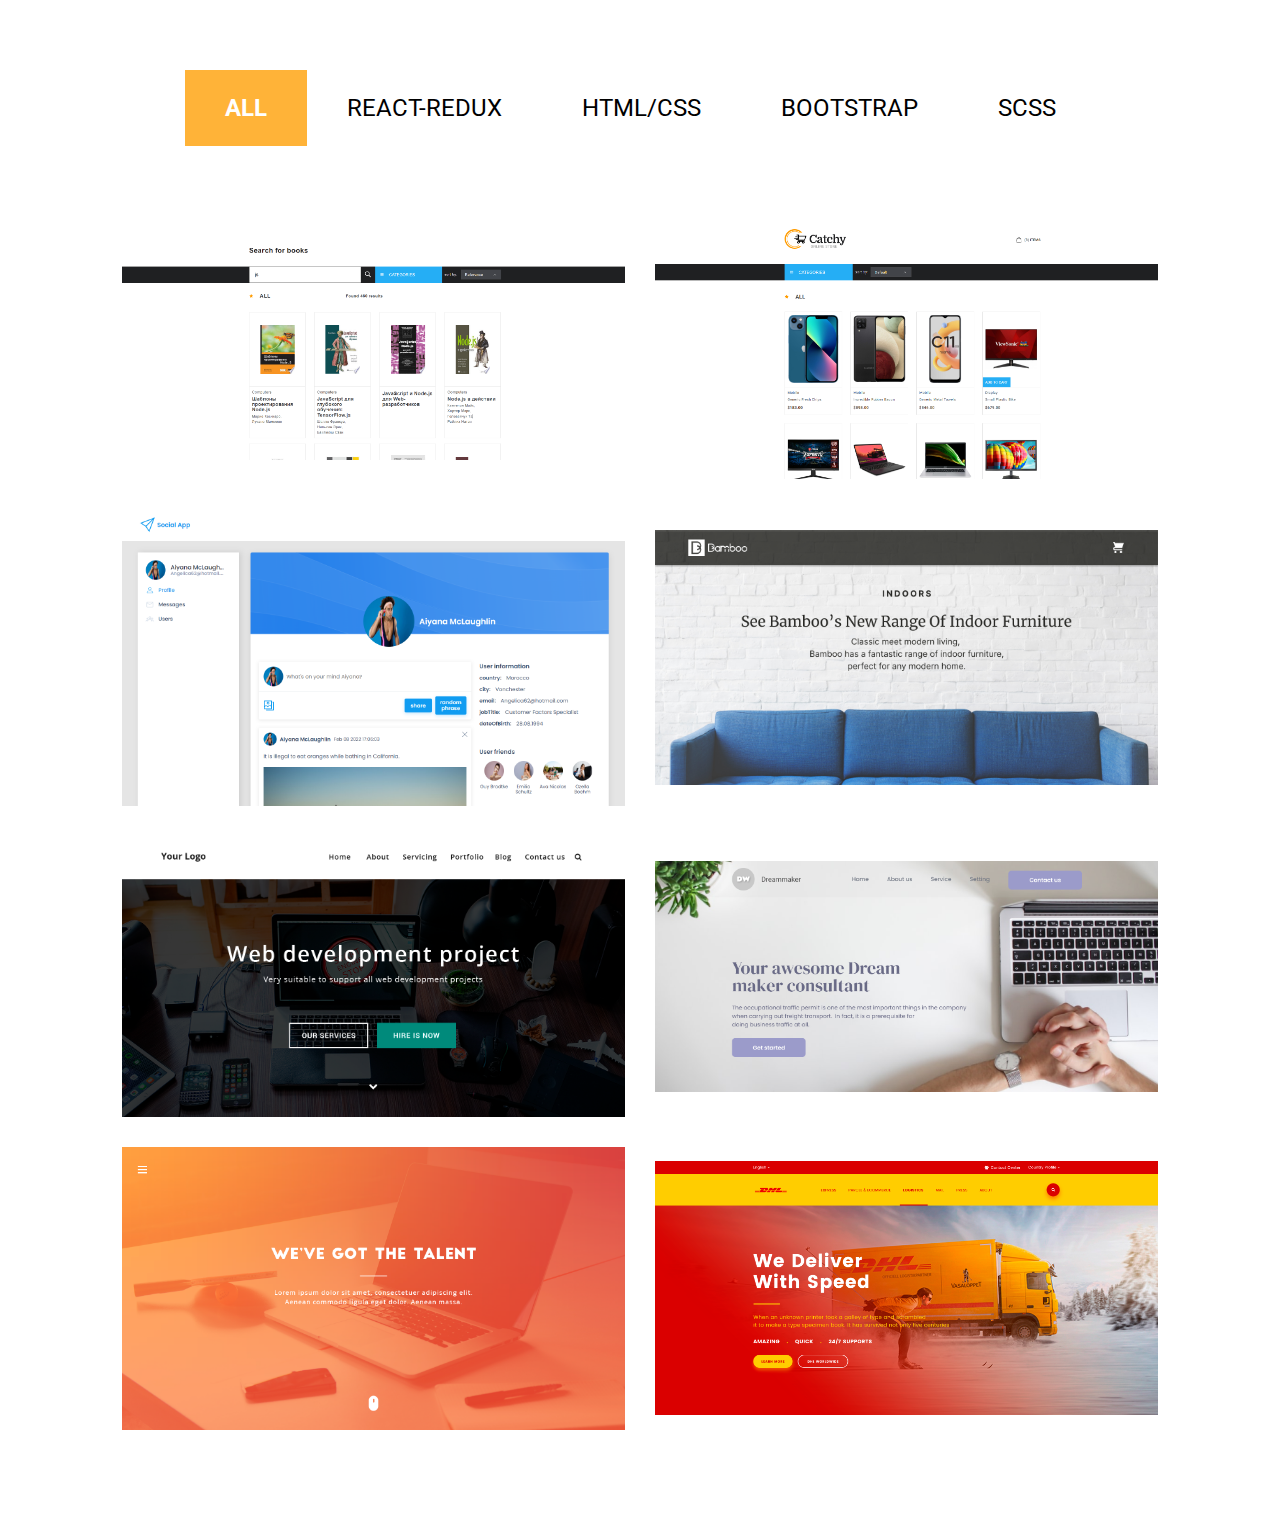
<file: index.html>
<!DOCTYPE html>
<html lang="en">

<head>
    <meta charset="UTF-8">
    <meta name="viewport" content="width=device-width, initial-scale=1, shrink-to-fit=no">
    <link rel="preconnect" href="https://fonts.gstatic.com">
    <link href="https://fonts.googleapis.com/css2?family=Roboto:wght@400;700&display=swap" rel="stylesheet">
    <link rel="stylesheet" href="css/style.min.css">

    <title>Portfolio</title>
</head>

<body>
    <section class="portfolio d-flex align-items-center">
        <div class="container-fluid">
            <div class="row justify-content-center">
                <div class="col">
                    <div class="filter d-flex justify-content-center">
                        <button class="filter-btn active" data-filter='all'>ALL</button>
                        <button class="filter-btn" data-filter='react-redux'>REACT-REDUX</button>
                        <button class="filter-btn" data-filter='html/css'>HTML/CSS</button>
                        <button class="filter-btn" data-filter='bootstrap'>BOOTSTRAP</button>
                        <button class="filter-btn" data-filter='scss'>SCSS</button>
                    </div>
                </div>
            </div>
            <div class="row justify-content-center align-items-center">
                <div class="col-md-5">
                    <div class="portfolio__item" data-cat='react-redux'>
                        <a href="https://book-search-future.herokuapp.com/">
                            <p>REACT-REDUX</p><img src="img/book-search-future-website.png"
                                alt="book-search-future-website">
                        </a>
                    </div>
                </div>
                <div class="col-md-5">
                    <div class="portfolio__item" data-cat='react-redux'>
                        <a href="https://catchy-react-redux-ts.herokuapp.com/">
                            <p>REACT-REDUX</p><img src="img/cathy-react-redux-ts.png"
                                alt="catchy-react-redux-ts-website">
                        </a>
                    </div>
                </div>
                <div class="col-md-5">
                    <div class="portfolio__item" data-cat='react-redux'>
                        <a href="https://social-app-react-redux.herokuapp.com/">
                            <p>REACT-REDUX</p><img src="img/social-app-react-redux-website.png"
                                alt="social-app-react-redux-website">
                        </a>
                    </div>
                </div>
                <div class="col-md-5">
                    <div class="portfolio__item" data-cat='react-redux'>
                        <a href="https://bamboo-react-redux-deploy.herokuapp.com/">
                            <p>REACT-REDUX</p><img src="img/bamboo-react-redux-website.png"
                                alt="bamboo-react-redux-website">
                        </a>
                    </div>
                </div>
                <div class="col-md-5">
                    <div class="portfolio__item" data-cat='bootstrap'>
                        <a href="Portfolio/Web development project/index.html">
                            <p>BOOTSTRAP</p><img src="img/web-dev-website.png" alt="webdev website">
                        </a>
                    </div>
                </div>
                <div class="col-md-5">
                    <div class="portfolio__item" data-cat='scss'>
                        <a href="Portfolio/Dreammaker/index.html">
                            <p>SCSS</p><img src="img/dreammaker-website.png" alt="dreammaker website">
                        </a>
                    </div>
                </div>
                <div class="col-md-5">
                    <div class="portfolio__item" data-cat='bootstrap'>
                        <a href="Portfolio/Casablanca/index.html">
                            <p>BOOTSTRAP</p><img src="img/casablanca-website.png" alt="casablanca website">
                        </a>
                    </div>
                </div>
                <div class="col-md-5">
                    <div class="portfolio__item" data-cat='html/css'>
                        <a href="Portfolio/Deliver website/index.html">
                            <p>HTML/CSS</p><img src="img/deliver-website.png" alt="deliver website">
                        </a>
                    </div>
                </div>
            </div>
        </div>
    </section>
    <script src="js/main.min.js"></script>
</body>

</html>
</file>
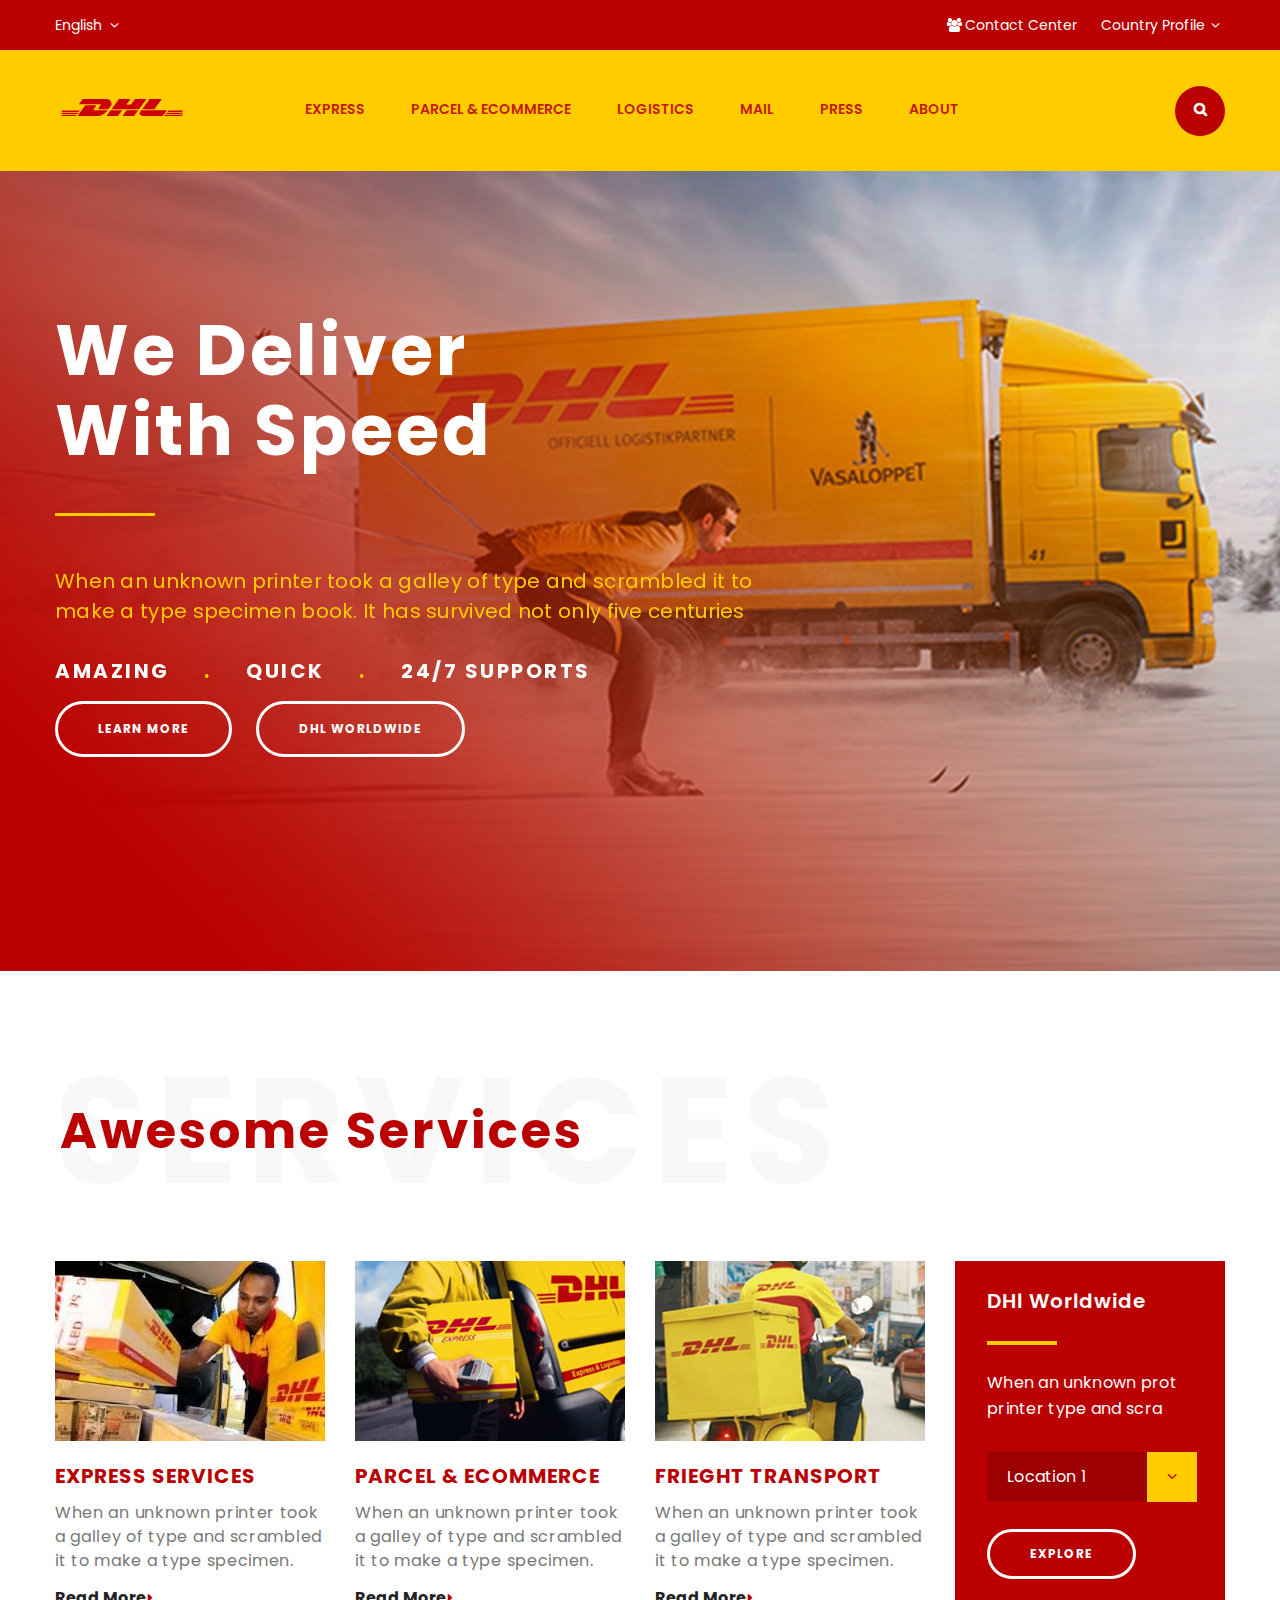
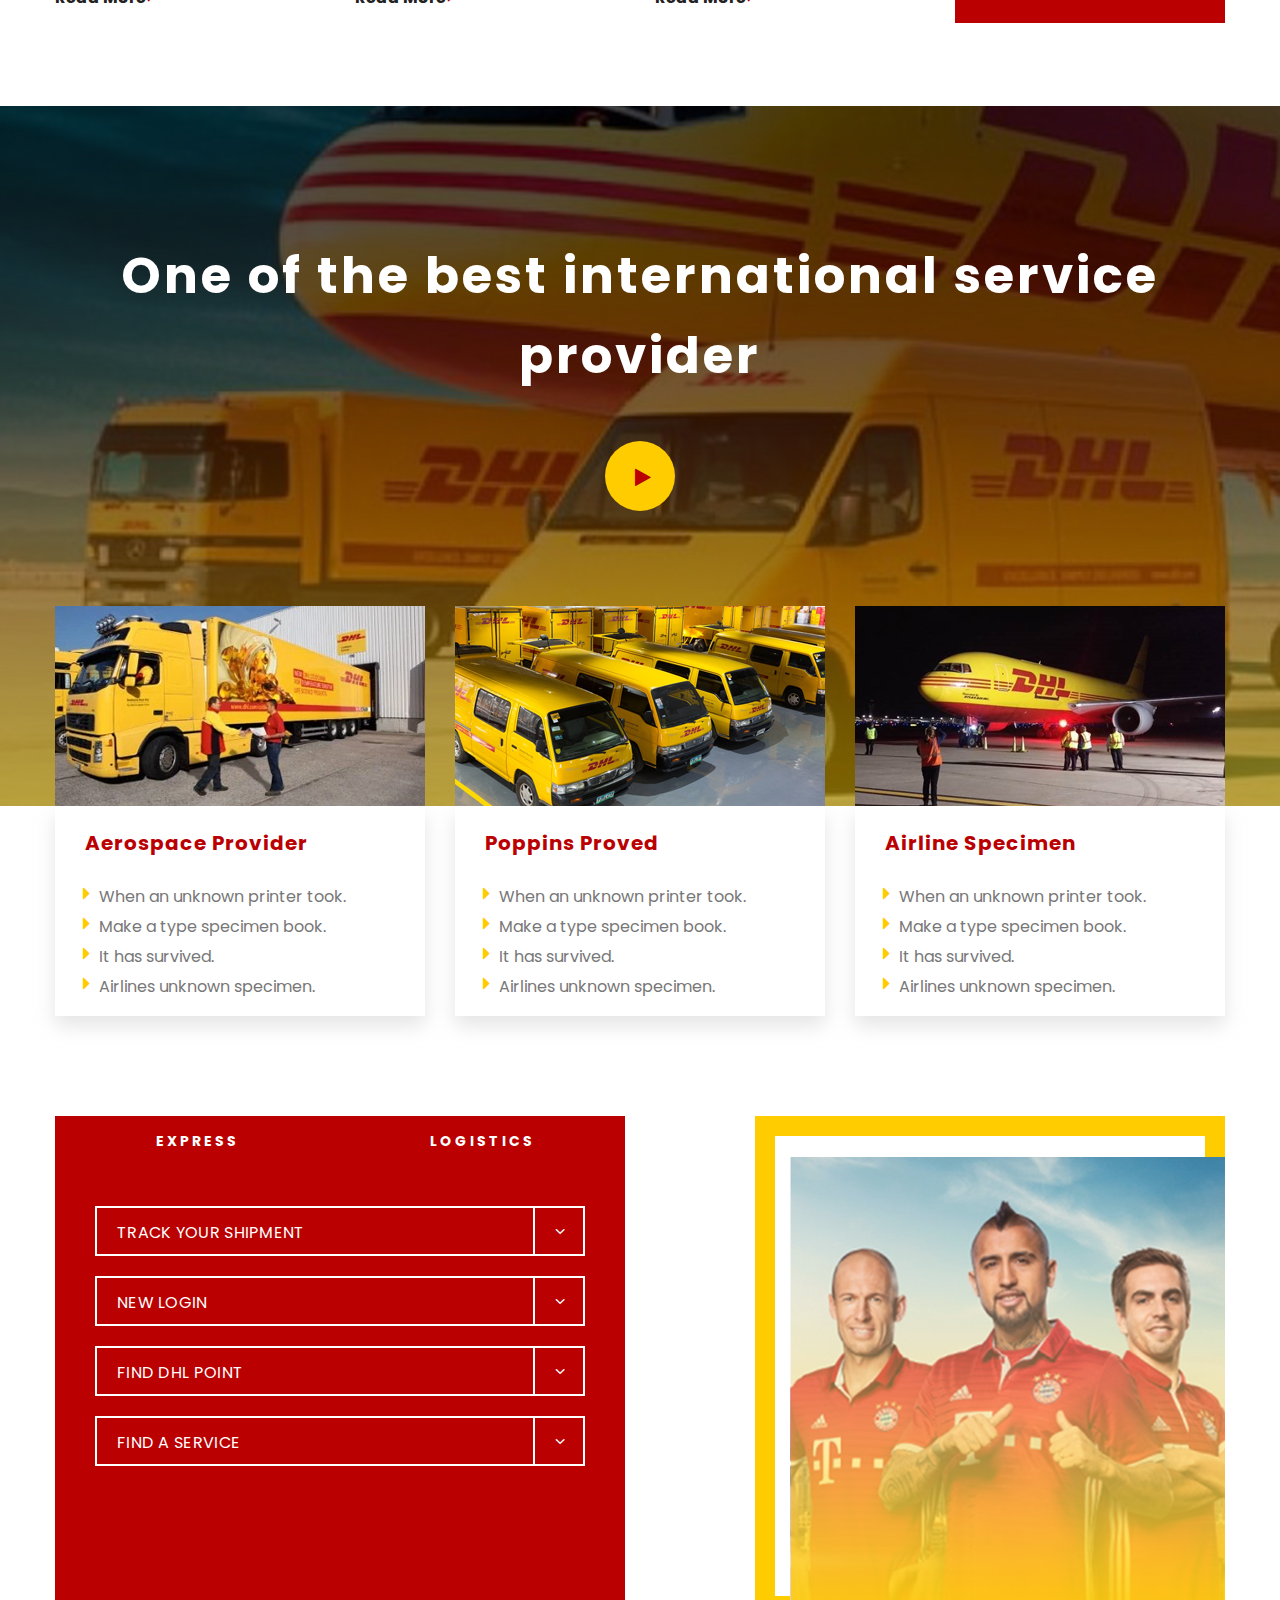
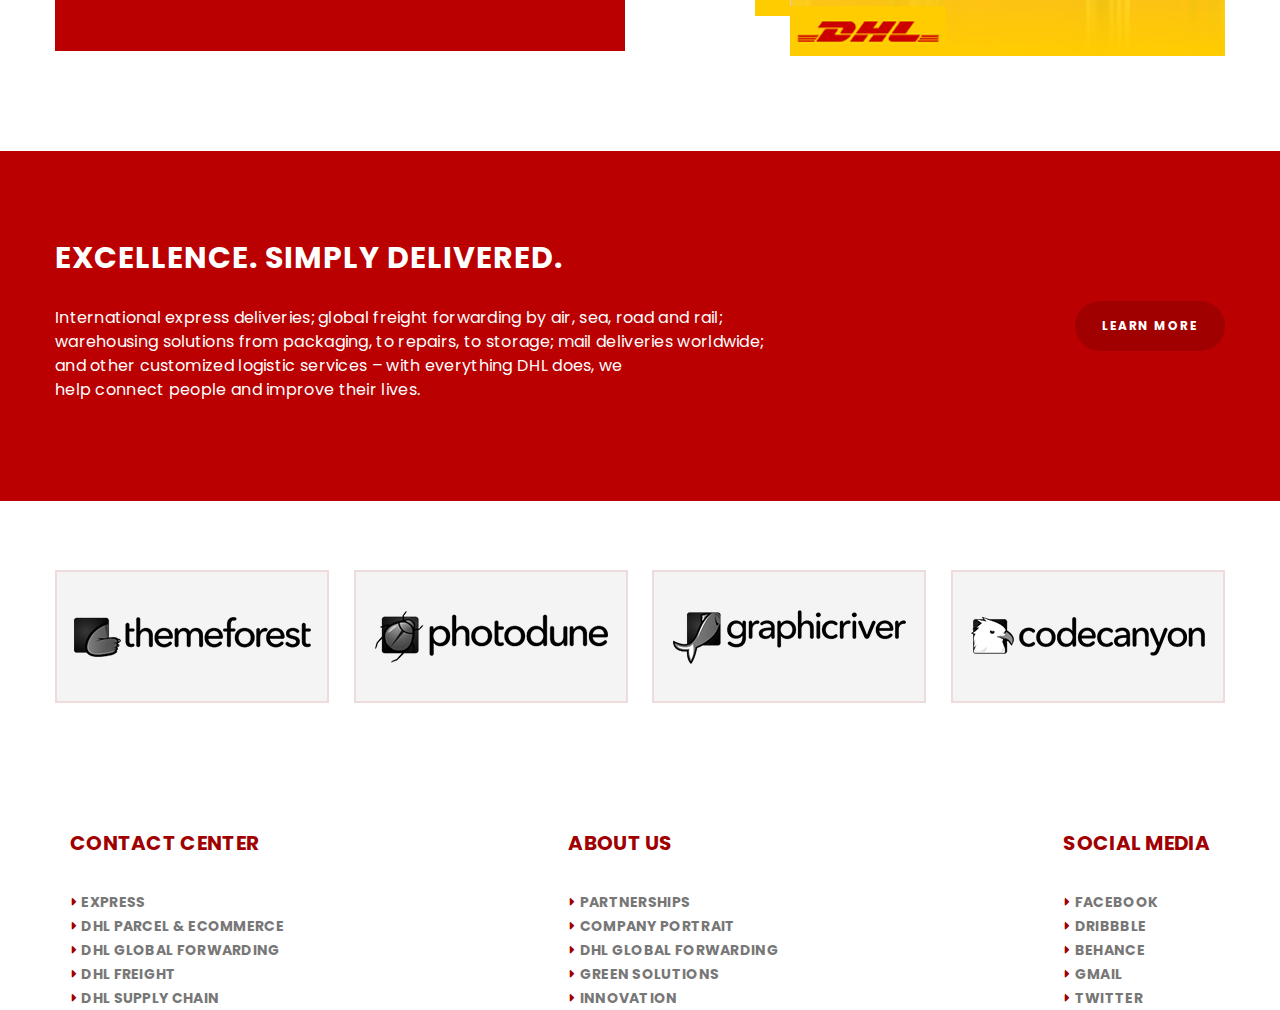
<file: Portfolio/Deliver website/index.html>
<!DOCTYPE html>
<html lang="en">

<head>
    <meta charset="UTF-8">
    <meta name="viewport" content="width=device-width, initial-scale=1.0">
    <title>Deliver Website</title>
    <link href="https://fonts.googleapis.com/css?family=Poppins:300,400,600,700&display=swap" rel="stylesheet">
    <link rel="stylesheet" href="css/normalize.css">
    <link rel="stylesheet" href="css/fonts.css">
    <link rel="stylesheet" href="css/jquery.fancybox.min.css">
    <link rel="stylesheet" href="css/slick.css">
    <link rel="stylesheet" href="css/jquery.formstyler.css">
    <link rel="stylesheet" href="css/style.css">
    <link rel="stylesheet" href="css/media.css">
</head>

<body>
    <header class="header">
        <div class="header__top">
            <div class="container">
                <div class="header__top-inner">
                    <a class=header__top-english href="#">English</a>
                    <div class="header__top-wrapper">
                        <a data-fancybox data-src="#modal" href="javascript:;" class=header__top-contact>Contact
                            Center</a>
                        <a class=header__top-profile href="#">Country Profile</a>
                    </div>
                </div>
            </div>
        </div>
        <div class="header__content">
            <div class="container">
                <div class="header__content-inner">
                    <div class="header__logo">
                        <a href="#"><img src="img/logo.png" alt="logo">
                        </a>
                    </div>
                    <nav class="menu">
                        <div class="header__btn-menu">
                            <span class="icon-bars"></span>
                        </div>
                        <ul>
                            <li><a href="#">EXPRESS</a></li>
                            <li><a href="#">PARCEL & ECOMMERCE</a></li>
                            <li><a href="#">LOGISTICS</a></li>
                            <li><a href="#">MAIL</a></li>
                            <li><a href="#">PRESS</a></li>
                            <li><a href="#">ABOUT</a></li>
                        </ul>
                    </nav>
                    <div class="header__search">
                        <a href="#"></a>
                    </div>
                </div>
            </div>
        </div>
    </header>
    <section class="slider">
        <div class="container">
            <div class="slider__inner">
                <div class="slider__item">
                    <div class="slider__item-content">
                        <div class="slider__title">
                            We Deliver With Speed
                        </div>
                        <div class="slider__text">
                            When an unknown printer took a galley of type and scrambled it to make a type specimen book. It has survived not only five centuries
                        </div>
                        <div class="slider__text__support">
                            AMAZING <span class="color__text__slider">.</span> QUICK <span class="color__text__slider">.</span>
                            <span class="word__spacing__slider">24/7 SUPPORTS</span>
                        </div>
                    </div>
                </div>
                <div class="slider__item">
                    <div class="slider__item-content">
                        <div class="slider__title">
                            We Deliver With Speed
                        </div>
                        <div class="slider__text">
                            When an unknown printer took a galley of type and scrambled it to make a type specimen book. It has survived not only five centuries
                        </div>
                        <div class="slider__text__support">
                            AMAZING <span class="color__text__slider">.</span> QUICK <span class="color__text__slider">.</span>
                            <span class="word__spacing__slider">24/7 SUPPORTS</span>
                        </div>
                    </div>
                </div>
                <div class="slider__item">
                    <div class="slider__item-content">
                        <div class="slider__title">
                            We Deliver With Speed
                        </div>
                        <div class="slider__text">
                            When an unknown printer took a galley of type and scrambled it to make a type specimen book. It has survived not only five centuries
                        </div>
                        <div class="slider__text__support">
                            AMAZING <span class="color__text__slider">.</span> QUICK <span class="color__text__slider">.</span>
                            <span class="word__spacing__slider">24/7 SUPPORTS</span>
                        </div>
                    </div>
                </div>
            </div>
            <a data-fancybox data-src="#modal" href="#" class="slider__btn">LEARN MORE</a>
            <a data-fancybox data-src="#modal" href="#" class="slider__btn">DHL WORLDWIDE</a>
        </div>
    </section>
    <section class="service">
        <div class="container">
            <div class="service__title-wrapper">
                <div class="service__title__background">
                    SERVICES
                </div>
                <div class="service__title">
                    Awesome Services
                </div>
            </div>
            <div class="service__box-wrapper">
                <div class="service__box">
                    <div class="service__box__picture-1">
                    </div>
                    <div class="service__box__title">
                        EXPRESS SERVICES
                    </div>
                    <div class="service__box__text">
                        When an unknown printer took a galley of type and scrambled it to make a type specimen.
                    </div>
                    <a data-fancybox data-src="#modal" href="#" class="service__box__read-more">Read More</a>
                </div>
                <div class="service__box">
                    <div class="service__box__picture-2">
                    </div>
                    <div class="service__box__title">
                        PARCEL & ECOMMERCE
                    </div>
                    <div class="service__box__text">
                        When an unknown printer took a galley of type and scrambled it to make a type specimen.
                    </div>
                    <a data-fancybox data-src="#modal" href="#" class="service__box__read-more">Read More</a>
                </div>
                <div class="service__box">
                    <div class="service__box__picture-3">
                    </div>
                    <div class="service__box__title">
                        FRIEGHT TRANSPORT
                    </div>
                    <div class="service__box__text">
                        When an unknown printer took a galley of type and scrambled it to make a type specimen.
                    </div>
                    <a data-fancybox data-src="#modal" href="#" class="service__box__read-more">Read More</a>
                </div>
                <div class="service__form">
                    <form>
                        <div class="service__form-title">
                            DHl Worldwide
                        </div>
                        <div class="service__form-line">

                        </div>

                        <div class="service__form-text">
                            When an unknown prot printer type and scra
                        </div>
                        <select data-smart-positioning="false" class="service__form-select">
                            <option>Location 1</option>
                            <option>Location 2</option>
                            <option>Location 3</option>
                            <option>Location 4</option>
                        </select>
                        <button class="service__form-button">
                            EXPLORE
                        </button>
                    </form>
                </div>
            </div>
        </div>
    </section>
    <section class="about">
        <div class="about__main">
            <div class="about__main-title">
                One of the best international service provider
            </div>
            <div class="container">
                <a data-fancybox data-src="#modal" href="#" class="about__main-play"></a>
            </div>
        </div>
        <div class="container">
            <div class="about__box-wrapper">
                <div class="about__box">
                    <div class="about__main-image-1"></div>
                    <div class="about__footer__list">
                        <div class="about__footer__list-title">
                            Aerospace Provider
                        </div>
                        <ul class="about__footer__list-content">
                            <li>When an unknown printer took.</li>
                            <li>Make a type specimen book.</li>
                            <li>It has survived.</li>
                            <li>Airlines unknown specimen.</li>
                        </ul>
                    </div>
                </div>
                <div class="about__box">
                    <div class="about__main-image-2"></div>
                    <div class="about__footer__list">
                        <div class="about__footer__list-title">
                            Poppins Proved
                        </div>
                        <ul class="about__footer__list-content">
                            <li>When an unknown printer took.</li>
                            <li>Make a type specimen book.</li>
                            <li>It has survived.</li>
                            <li>Airlines unknown specimen.</li>
                        </ul>
                    </div>
                </div>
                <div class="about__box">
                    <div class="about__main-image-3"></div>
                    <div class="about__footer__list">
                        <div class="about__footer__list-title">
                            Airline Specimen
                        </div>
                        <ul class="about__footer__list-content">
                            <li>When an unknown printer took.</li>
                            <li>Make a type specimen book.</li>
                            <li>It has survived.</li>
                            <li>Airlines unknown specimen.</li>
                        </ul>
                    </div>
                </div>
            </div>
        </div>
    </section>
    <section class="search">
        <div class="search">
            <div class="container">
                <div class="search__wrapper">
                    <div class="search__form">
                        <form>
                            <div class="search__form__wrapper-button">
                                <button class="search__form__button-express">
                                    EXPRESS
                                </button>
                                <button class="search__form__button-logistics">
                                    LOGISTICS
                                </button>
                            </div>
                            <select data-smart-positioning="false" data-placeholder="TRACK YOUR SHIPMENT" class="search__form-select">
                                <option class="search__form__option-placeholder"></option>
                                <option disabled class="search__form__option-title">International Services to Another
                                    Country</option>
                                <option disabled class="search__form__option-text">Emergency</option>
                                <option disabled class="search__form__option-text">Time Critical</option>
                                <option disabled class="search__form__option-text-last">Less Urgent</option>
                            </select>
                            <select data-smart-positioning="false" data-placeholder="NEW LOGIN" class="search__form-select">
                                <option class="search__form__option-placeholder"></option>
                                <option disabled class="search__form__option-title">International Services to Another
                                    Country</option>
                                <option disabled class="search__form__option-text">Emergency</option>
                                <option disabled class="search__form__option-text">Time Critical</option>
                                <option disabled class="search__form__option-text-last">Less Urgent</option>
                            </select>
                            <select data-smart-positioning="false" data-placeholder="FIND DHL POINT" class="search__form-select">
                                <option class="search__form__option-placeholder"></option>
                                <option disabled class="search__form__option-title">International Services to Another
                                    Country</option>
                                <option disabled class="search__form__option-text">Emergency</option>
                                <option disabled class="search__form__option-text">Time Critical</option>
                                <option disabled class="search__form__option-text-last">Less Urgent</option>
                            </select>
                            <select data-smart-positioning="false" data-placeholder="FIND A SERVICE" class="search__form-select">
                                <option class="search__form__option-placeholder"></option>
                                <option disabled class="search__form__option-title">International Services to Another
                                    Country</option>
                                <option disabled class="search__form__option-text">Emergency</option>
                                <option disabled class="search__form__option-text">Time Critical</option>
                                <option disabled class="search__form__option-text-last">Less Urgent</option>
                            </select>
                        </form>
                    </div>
                    <div class="image__football__wrapper">
                        <div class="image__football__fon">
                        </div>
                        <div class="image__football">
                        </div>
                    </div>
                </div>
            </div>
        </div>
    </section>
    <section class="features">
        <div class="features">
            <div class="container">
                <div class="features__wrapper">
                    <div class="features__title">
                        EXCELLENCE. SIMPLY DELIVERED.
                    </div>
                    <div class="features__text">
                        International express deliveries; global freight forwarding by air, sea, road and rail;<br> warehousing solutions from packaging, to repairs, to storage; mail deliveries worldwide;<br> and other customized logistic services – with
                        everything DHL does, we<br> help connect people and improve their lives.
                    </div>
                    <div class="features__btn"><a href="#">
                            LEARN MORE
                        </a></div>
                </div>
            </div>
        </div>
    </section>
    <section class="client">
        <div class="container">
            <div class="client__wrapper">
                <div class="client__image-1">
                    <a href="#"><img src="img/client__image-1.jpg" width="270" height="129" alt="client__image-1"></a>
                </div>
                <div class="client__image-2">
                    <a href="#"><img src="img/client__image-2.jpg" width="270" height="129" alt="client__image-2"></a>
                </div>
                <div class="client__image-3">
                    <a href="#"><img src="img/client__image-3.jpg" width="270" height="129" alt="client__image-3"></a>
                </div>
                <div class="client__image-4">
                    <a href="#"><img src="img/client__image-4.jpg" width="270" height="129" alt="client__image-4"></a>
                </div>
            </div>
        </div>
    </section>
    <footer class="footer">
        <div class="footer__wrapper">
            <div class="footer__right-side-image"></div>
            <div class="footer__left-side-image"></div>
            <div class="container">
                <div class="footer__inner">
                    <div class="footer__contact__center-box">
                        <div class="footer__title">
                            CONTACT CENTER
                        </div>
                        <ul class="footer__content">
                            <li><a href="#">EXPRESS</a></li>
                            <li><a href="#">DHL PARCEL & ECOMMERCE</a></li>
                            <li><a href="#">DHL GLOBAL FORWARDING</a></li>
                            <li><a href="#">DHL FREIGHT</a></li>
                            <li><a href="#">DHL SUPPLY CHAIN</a></li>
                        </ul>
                    </div>
                    <div class="footer__about__us-box">
                        <div class="footer__title">
                            ABOUT US
                        </div>
                        <ul class="footer__content">
                            <li><a href="#">PARTNERSHIPS</a></li>
                            <li><a href="#">COMPANY PORTRAIT</a></li>
                            <li><a href="#">DHL GLOBAL FORWARDING</a></li>
                            <li><a href="#">GREEN SOLUTIONS</a></li>
                            <li><a href="#">INNOVATION</a></li>
                        </ul>
                    </div>
                    <div class="footer__social__media-box">
                        <div class="footer__title">
                            SOCIAL MEDIA
                        </div>
                        <ul class="footer__social__media-content">
                            <li><a href="#">FACEBOOK</a></li>
                            <li><a href="#">DRIBBBLE</a></li>
                            <li><a href="#">BEHANCE</a></li>
                            <li><a href="#">GMAIL</a></li>
                            <li><a href="#">TWITTER</a></li>
                        </ul>
                    </div>
                </div>
            </div>
        </div>
    </footer>
    <div id="modal">
        <h2>Hello!</h2>
    </div>
    <script src="https://ajax.googleapis.com/ajax/libs/jquery/3.4.1/jquery.min.js"></script>
    <script src="js/jquery.fancybox.min.js"></script>
    <script src="js/slick.min.js"></script>
    <script src="js/jquery.formstyler.min.js"></script>
    <script src="js/main.js"></script>
</body>

</html>
</file>
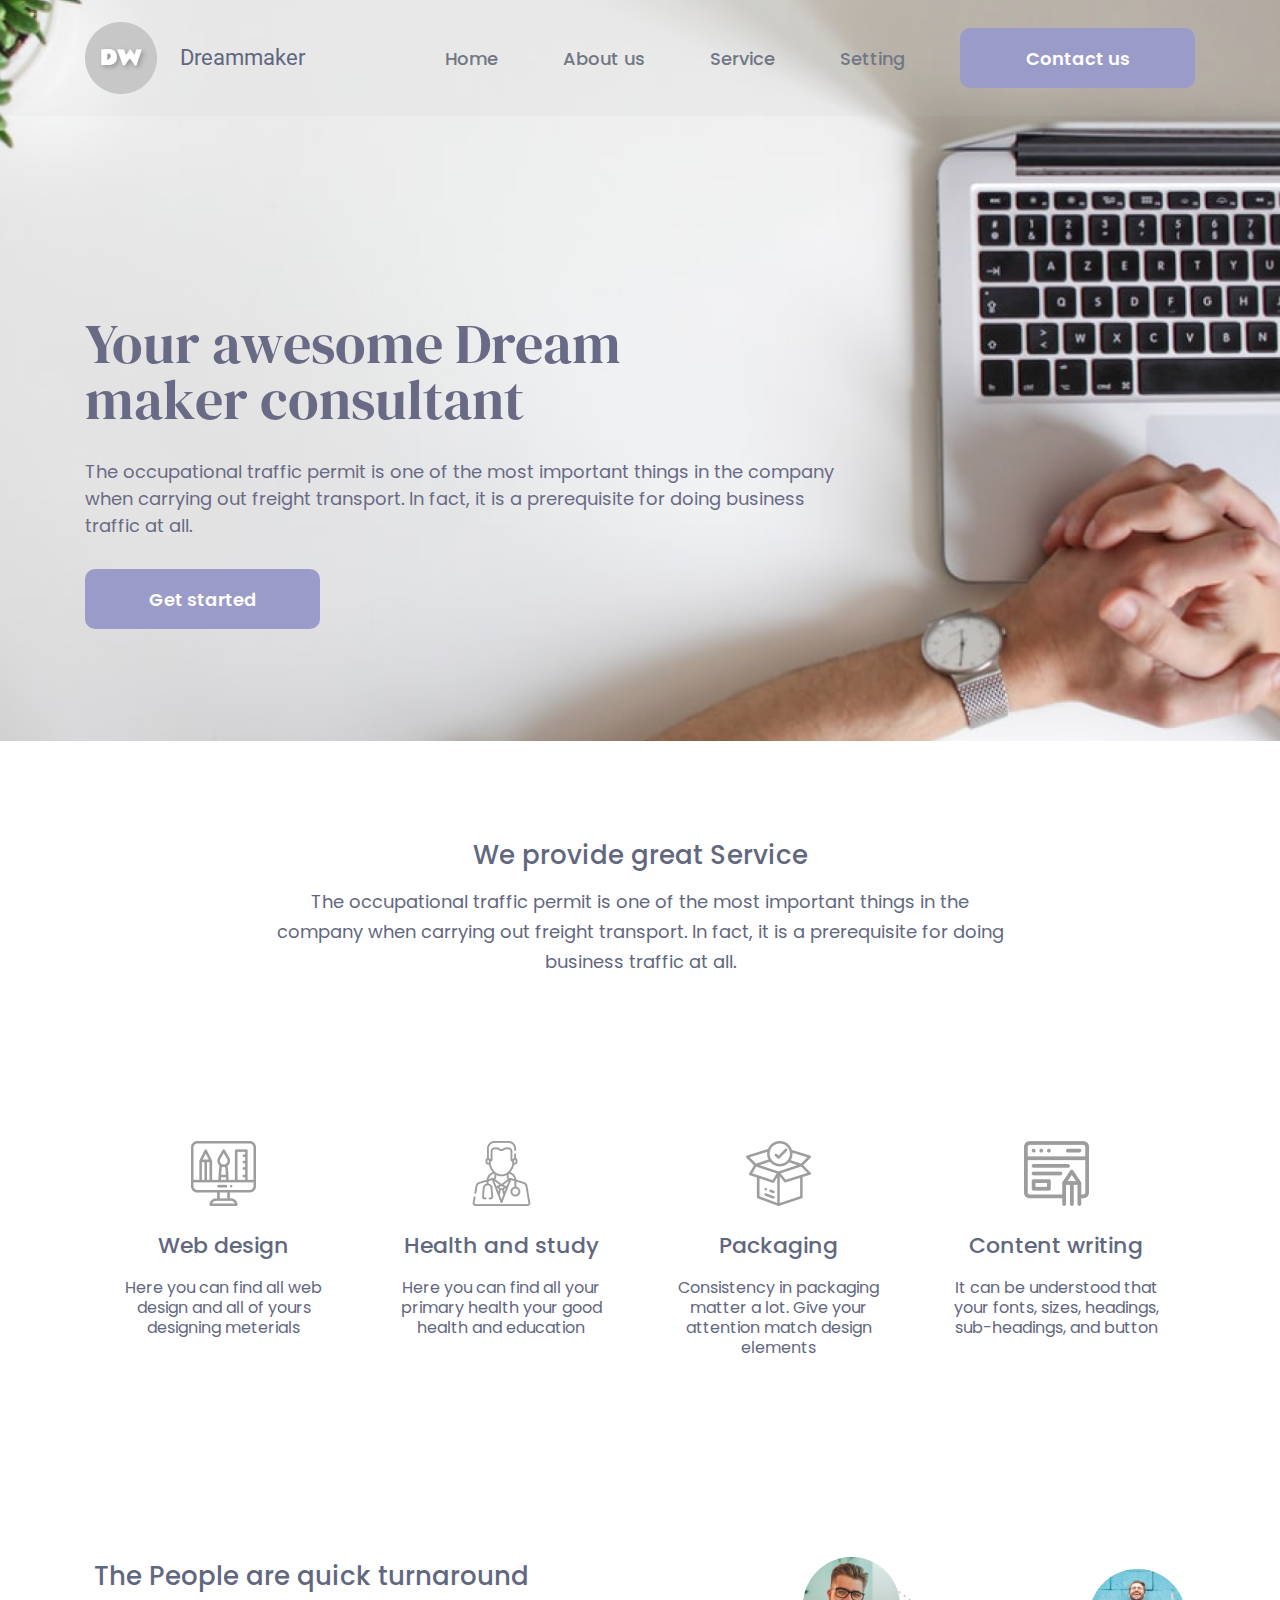
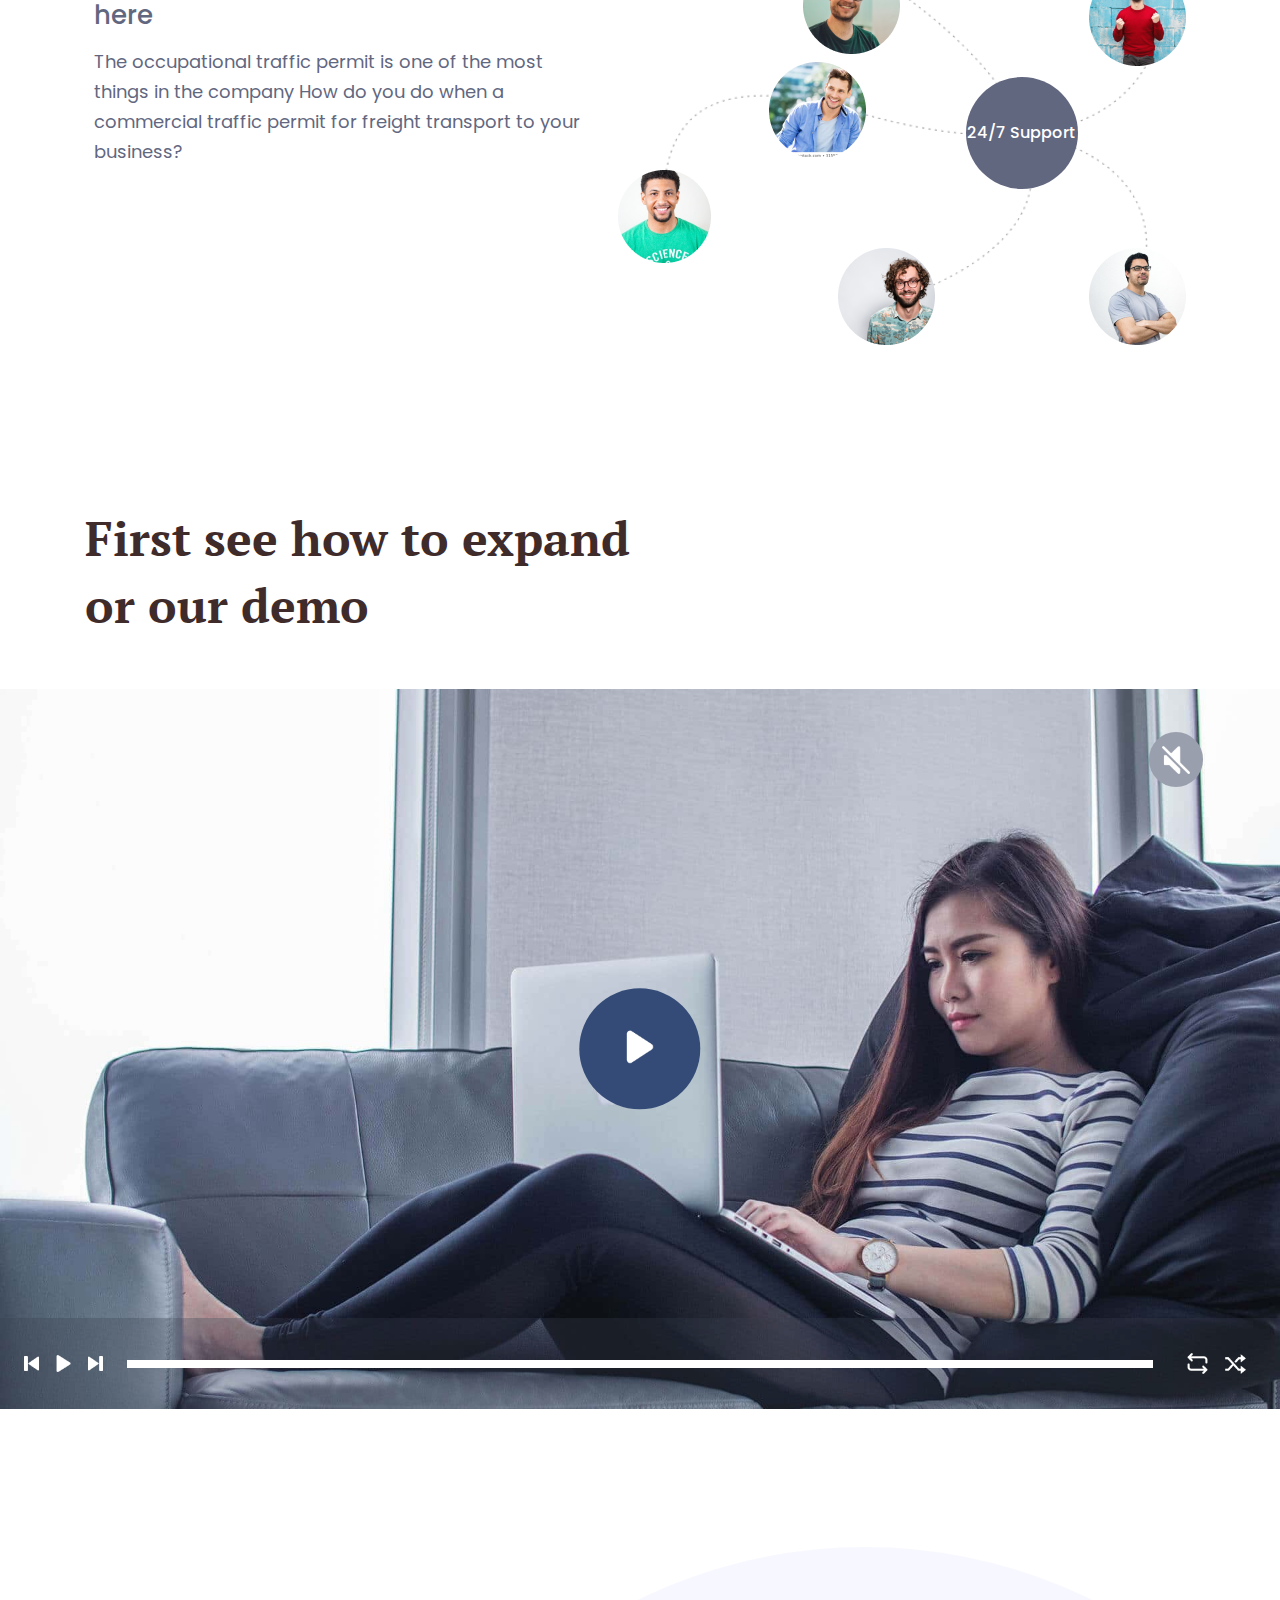
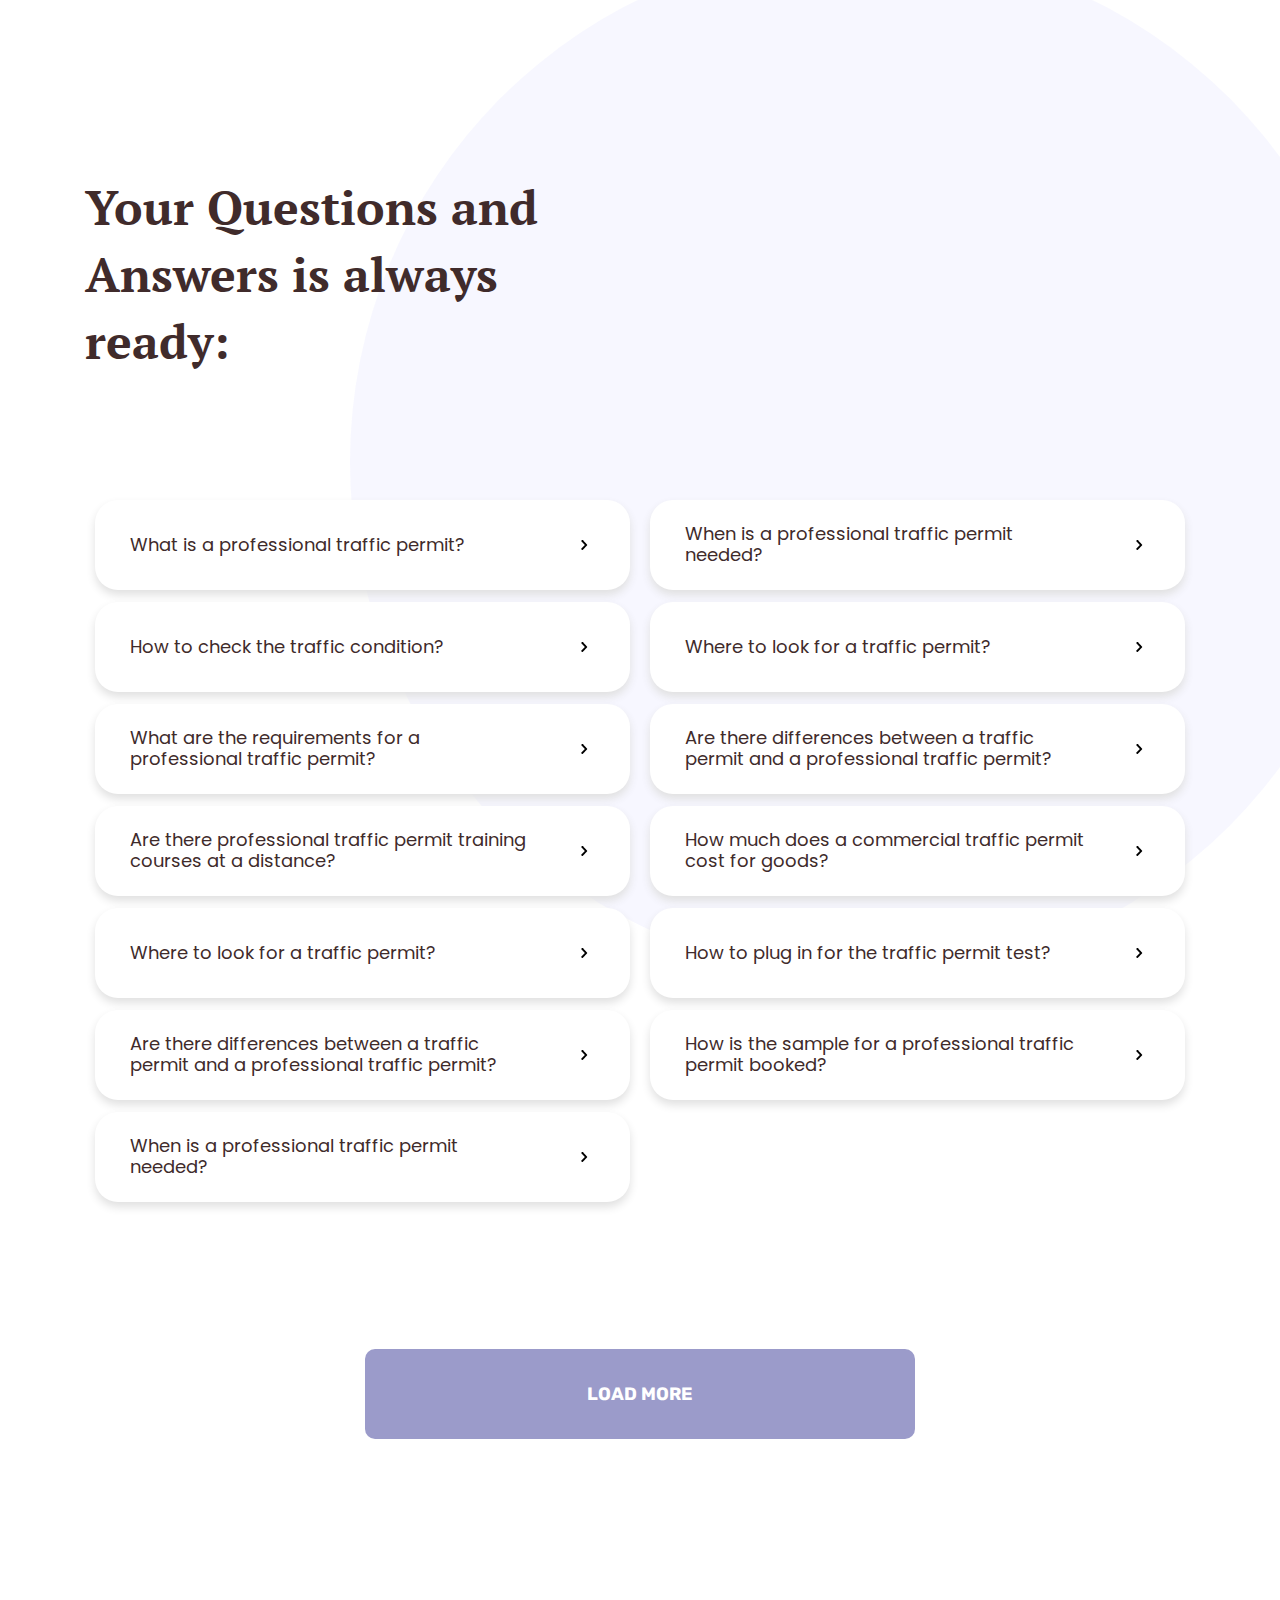
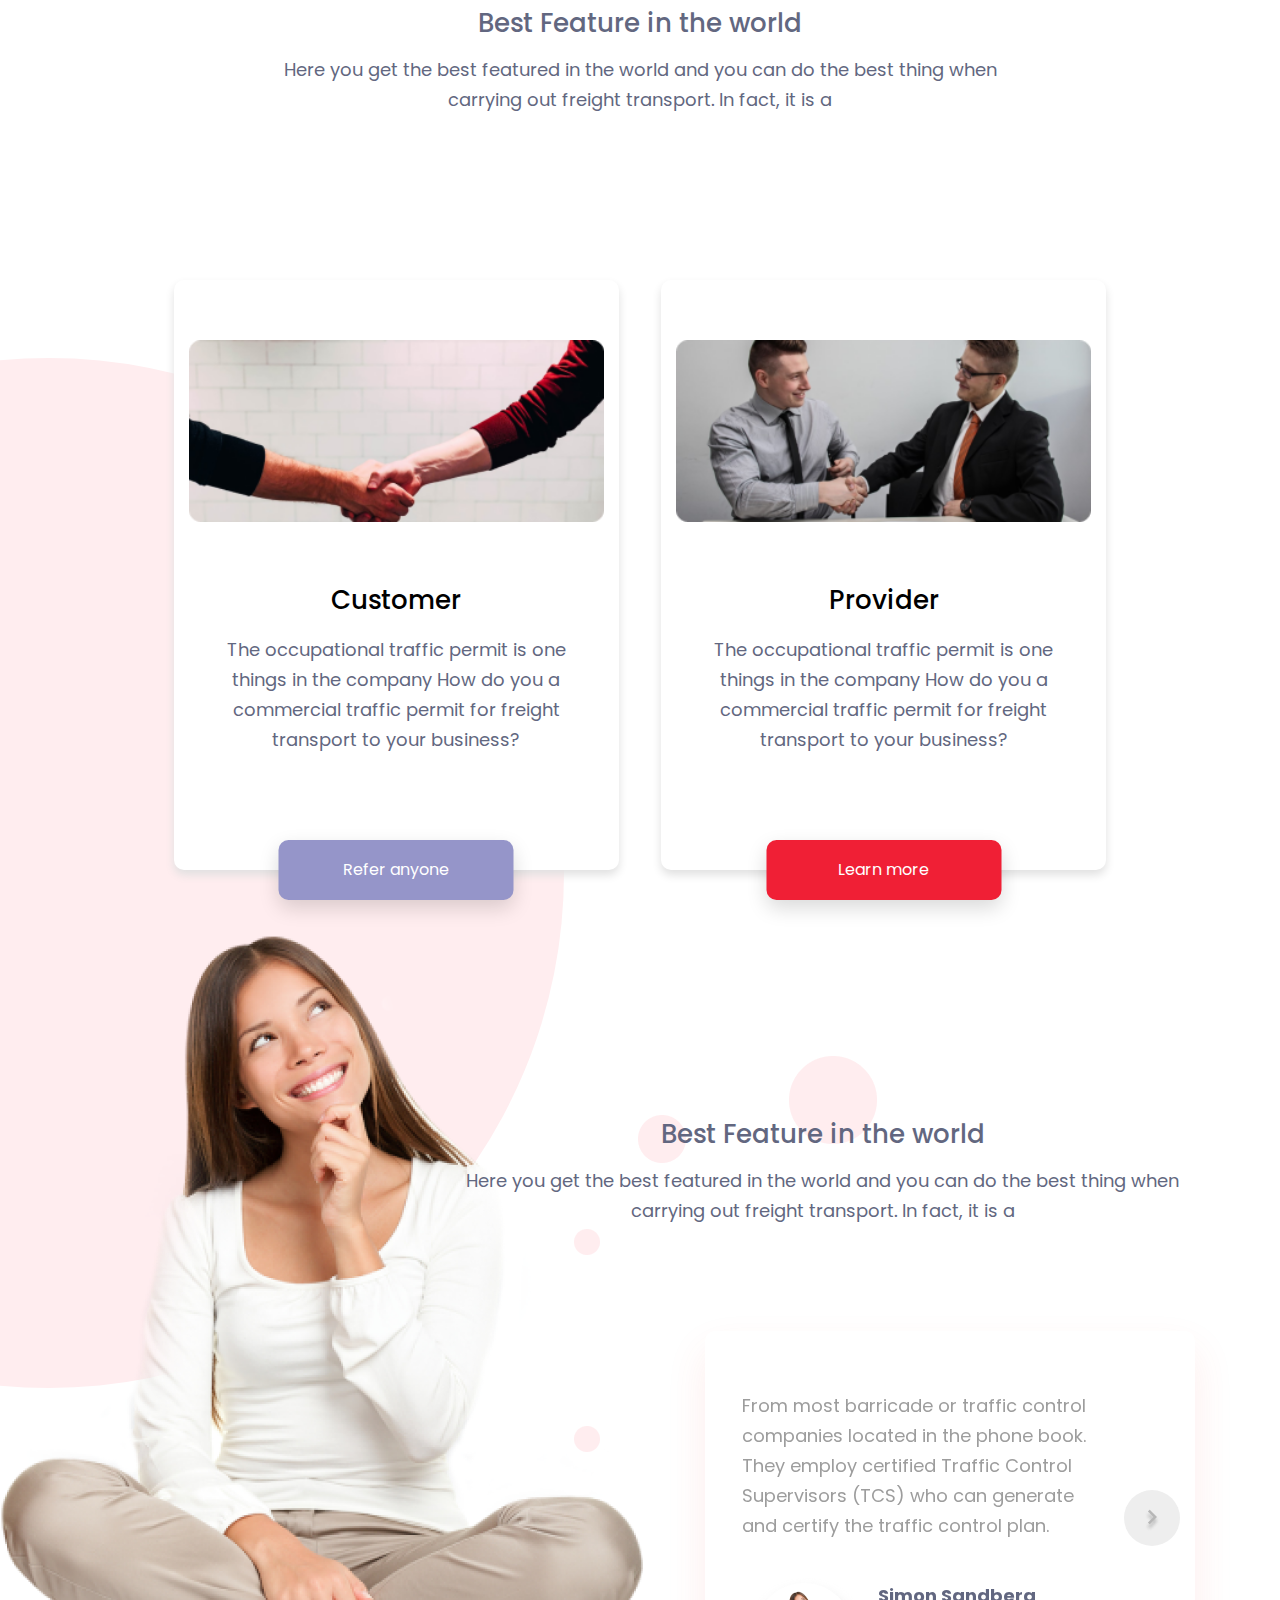
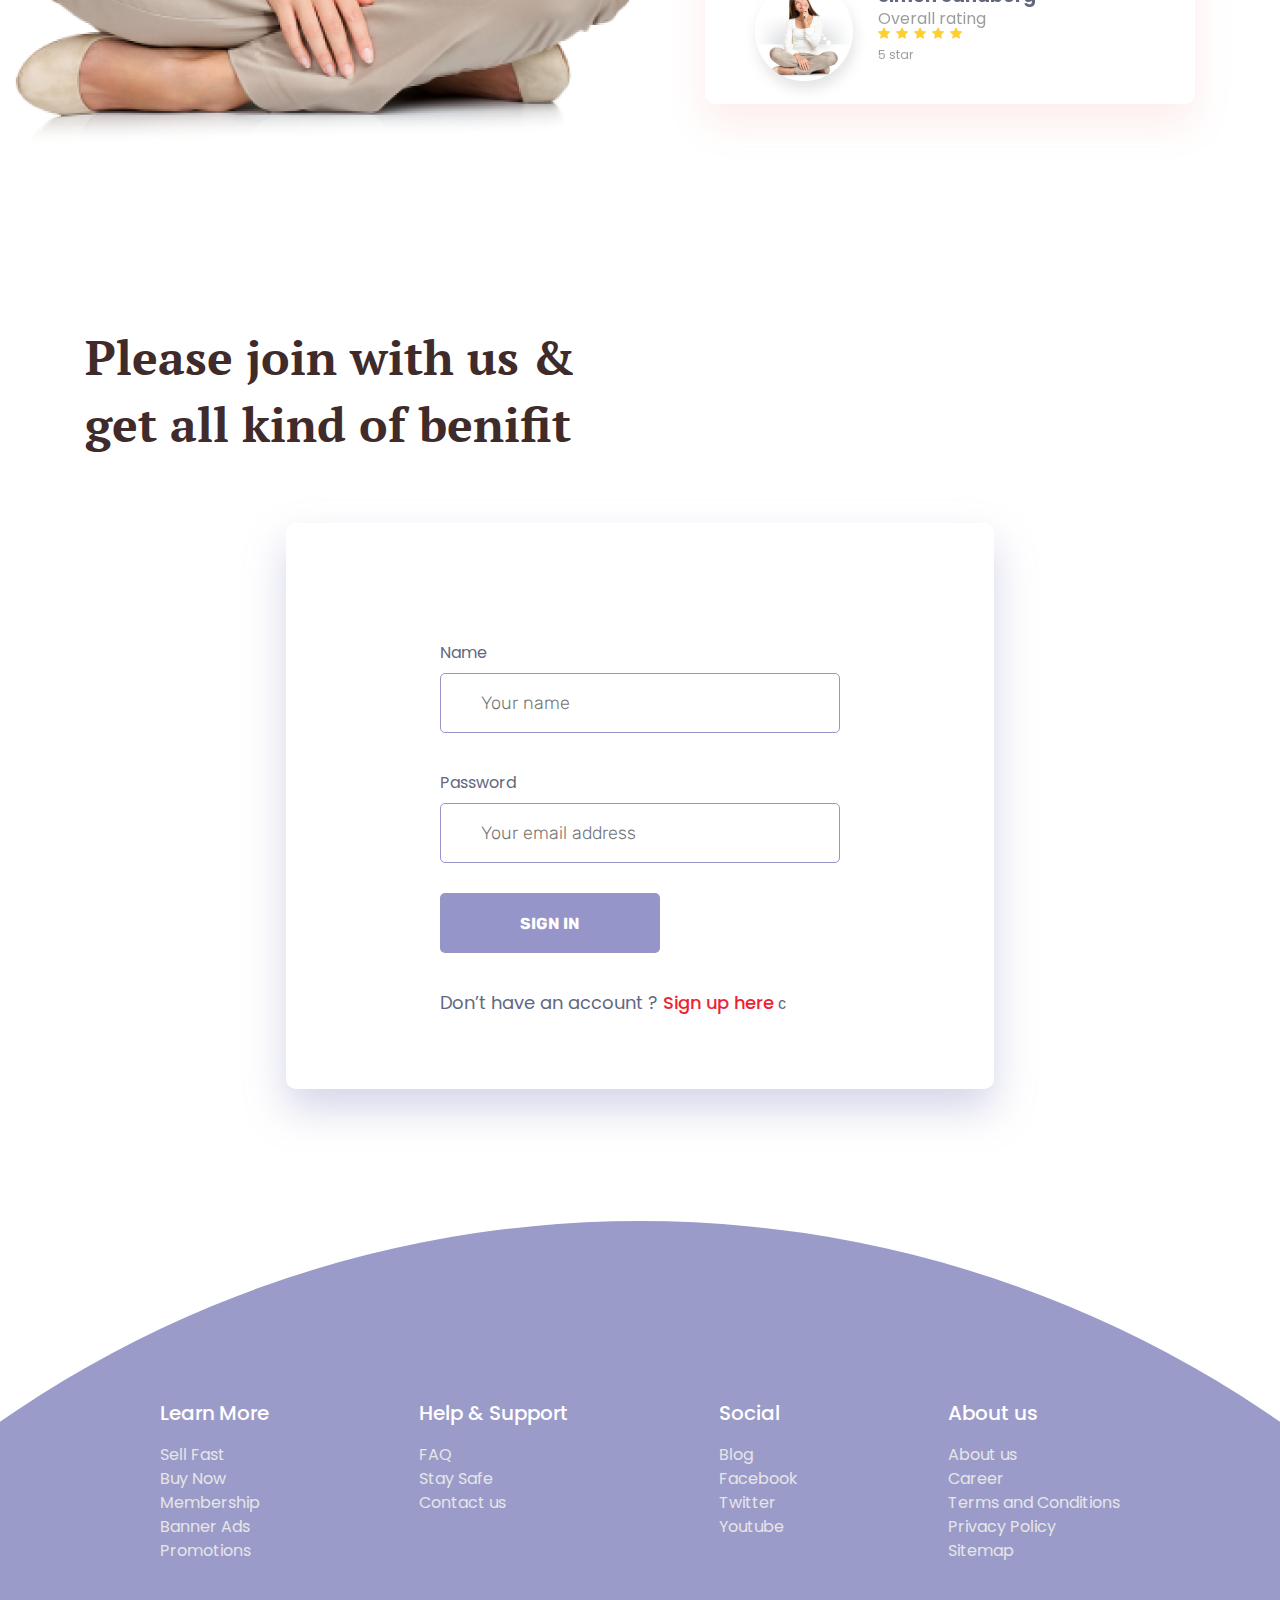
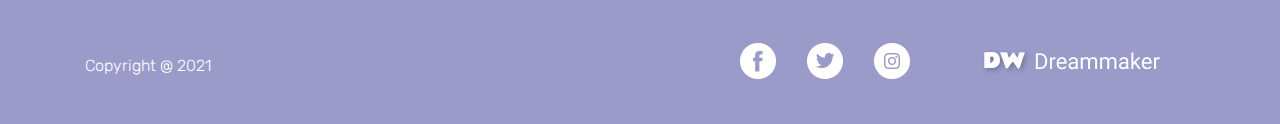
<file: Portfolio/Dreammaker/index.html>
<!DOCTYPE html>
<html lang="en">

<head>
    <meta charset="UTF-8">
    <meta name="viewport" content="width=device-width, initial-scale=1.0">
    <link rel="preconnect" href="https://fonts.gstatic.com">
    <link
        href="https://fonts.googleapis.com/css2?family=DM+Serif+Display&family=PT+Serif&family=Poppins:wght@300;500;600&family=Roboto&family=Rubik:wght@300;700&display=swap"
        rel="stylesheet">
    <link rel="stylesheet" href="css/style.min.css">
    <title>Dreammaker</title>
</head>


<body>

    <header class="header" id="home">
        <div class="container">
            <div class="header-top__wrapper">
                <div class="header-top">
                    <div class="header-top__logo">
                        <a href="#"><img src="img/logo.png" alt="logo">
                            <p>Dreammaker</p>
                        </a>
                    </div>
                    <nav class="header-top__nav">
                        <ul>
                            <li><a href="#home">Home</a></li>
                            <li><a href="#support">About us</a></li>
                            <li><a href="#questions">Service</a></li>
                            <li><a href="#login">Setting</a></li>
                        </ul>
                    </nav>
                    <button class="header-top__btn" data-fancybox data-src="#modal" href="javascript:;">Contact
                        us</button>
                </div>
                <div class="burger">
                    <div class="bar-1"></div>
                    <div class="bar-2"></div>
                    <div class="bar-3"></div>
                </div>
            </div>
            <h1 class="header__title">Your awesome Dream
                maker consultant</h1>
            <p class="header__text">The occupational traffic permit is one of the most important things in the company
                when carrying out freight transport. In fact, it is a prerequisite for
                doing business traffic at all.</p>
            <button class="header__btn" data-fancybox data-src="#modal" href="javascript:;">Get started</button>
        </div>
    </header>
    <section class="services">
        <div class="container">
            <h3 class="section-title serv">We provide great Service</h3>
            <p class="section-text">The occupational traffic permit is one of the most important things in the company
                when carrying out freight transport. In fact, it is a prerequisite for doing business traffic at all.
            </p>
            <div class="service-box">
                <div class="service-box__card">
                    <a href="#"><img src="img/service-1.png" alt="Web design">
                        <h4>Web design</h4>
                        <p>Here you can find all web design and all of yours designing meterials</p>
                    </a>
                </div>
                <div class="service-box__card">
                    <a href="#"><img src="img/service-2.png" alt="Health and study">
                        <h4>Health and study</h4>
                        <p>Here you can find all your primary health your good health and education</p>
                    </a>
                </div>
                <div class="service-box__card">
                    <a href="#"><img src="img/service-3.png" alt="Packaging">
                        <h4>Packaging</h4>
                        <p>Consistency in packaging matter a lot. Give your attention match design elements</p>
                    </a>
                </div>
                <div class="service-box__card">
                    <a href="#"><img src="img/service-4.png" alt="Content writing">
                        <h4>Content writing</h4>
                        <p>It can be understood that your fonts, sizes, headings, sub-headings, and button</p>
                    </a>
                </div>
            </div>
        </div>
    </section>
    <section class="support" id="support">
        <div class="container">
            <div class="support__wrapper">
                <div class="support__content">
                    <h3 class="section-title support">The People are quick turnaround here</h3>
                    <p class="section-text support">The occupational traffic permit is one of the most
                        things in the company How do you do when
                        a commercial traffic permit for freight
                        transport to your business?
                    </p>
                </div>
                <div class="support__team">
                    <img class="support__team-dots" src="img/team-dots.png" alt="team-dots">
                    <img class="support__team-img-1" src="img/team-1.png" alt="team-1">
                    <img class="support__team-img-2" src="img/team-2.png" alt="team-2">
                    <img class="support__team-img-3" src="img/team-3.png" alt="team-3">
                    <img class="support__team-img-4" src="img/team-4.png" alt="team-4">
                    <img class="support__team-img-5" src="img/team-5.png" alt="team-5">
                    <img class="support__team-img-6" src="img/team-6.png" alt="team-6">
                    <div class="support__team-24">
                        <p>24/7 Support</p>
                    </div>
                </div>
            </div>
        </div>
    </section>
    <section class="demo">
        <div class="container">
            <h2 class="section-title-big">First see how to expand or our demo</h2>
        </div>
        <div class="videoPlayer">
            <button class="videoPlayer__volume"><img class="volume-img" src="img/demo__volume.png" alt="volume"><img
                    class="mute-img" src="img/demo__mute.png" alt="mute"></button>
            <button class="videoPlayer__play-big"><img src="img/demo__play-big.png" alt="play"></button>

            <video id="video" class="videoPlayer__video" width="100%" height="100%" poster="img/demo__bg.jpg"
                muted=true>
                <source src="video/video.mp4">
            </video>
            <div class="videoPlayer__controls">
                <div class="videoPlayer__buttons-left">
                    <button class="videoPlayer__rewind"><img src="img/demo__rewind.png" alt="forward"></button>
                    <button class="videoPlayer__play"><img class="play-img" src="img/demo__play.png" alt="play"><img
                            class="pause-img" src="img/demo__pause.png" alt="pause"></button>
                    <button class="videoPlayer__forward"><img src="img/demo__forward.png" alt="forward"></button>
                </div>
                <div class="videoPlayer__track">
                    <div class="videoPlayer__timeline"></div>
                </div>
                <div class="videoPlayer__buttons-right">
                    <button class="videoPlayer__repeat"><img src="img/demo__repeat.png" alt="repeat"></button>
                    <button class="videoPlayer__shuffle"><img src="img/demo__shuffle.png" alt="shuffle"></button>
                </div>
            </div>
        </div>
    </section>
    <section class="questions" id="questions">
        <div class="container">
            <h2 class="section-title-big mt">Your Questions and Answers is always ready:</h2>
            <div class="questions__dropDownWrapper">
                <div class="questions__dropDownInnerLeft">
                    <div class="questions__dropDown">
                        <button class="questions__dropDownBtn">What is a professional traffic permit?</button>
                        <div class="questions__dropDownItem none">Traffic permits are a requirement for conducting
                            professional traffic.</div>
                    </div>
                    <div class="questions__dropDown">
                        <button class="questions__dropDownBtn">How to check the traffic condition?</button>
                        <div class="questions__dropDownItem none">Traffic permits are a requirement for conducting
                            professional traffic.</div>
                    </div>
                    <div class="questions__dropDown">
                        <button class="questions__dropDownBtn">What are the requirements for a professional traffic
                            permit?</button>
                        <div class="questions__dropDownItem none">Traffic permits are a requirement for conducting
                            professional traffic.</div>
                    </div>
                    <div class="questions__dropDown">
                        <button class="questions__dropDownBtn">Are there professional traffic permit training courses at
                            a
                            distance?</button>
                        <div class="questions__dropDownItem none">Traffic permits are a requirement for conducting
                            professional traffic.</div>
                    </div>
                    <div class="questions__dropDown">
                        <button class="questions__dropDownBtn">Where to look for a traffic permit?</button>
                        <div class="questions__dropDownItem none">Traffic permits are a requirement for conducting
                            professional traffic.</div>
                    </div>
                    <div class="questions__dropDown">
                        <button class="questions__dropDownBtn">Are there differences between a traffic permit and a
                            professional traffic permit?</button>
                        <div class="questions__dropDownItem none">Traffic permits are a requirement for conducting
                            professional traffic.</div>
                    </div>
                    <div class="questions__dropDown">
                        <button class="questions__dropDownBtn">When is a professional traffic permit needed?</button>
                        <div class="questions__dropDownItem none">Traffic permits are a requirement for conducting
                            professional traffic.</div>
                    </div>
                </div>
                <div class="questions__dropDownInnerRight">
                    <div class="questions__dropDown">
                        <button class="questions__dropDownBtn">When is a professional traffic permit needed?</button>
                        <div class="questions__dropDownItem none">Traffic permits are a requirement for conducting
                            professional traffic.</div>
                    </div>
                    <div class="questions__dropDown">
                        <button class="questions__dropDownBtn">Where to look for a traffic permit?</button>
                        <div class="questions__dropDownItem none">Traffic permits are a requirement for conducting
                            professional traffic.</div>
                    </div>
                    <div class="questions__dropDown">
                        <button class="questions__dropDownBtn">Are there differences between a traffic permit and a
                            professional traffic permit?</button>
                        <div class="questions__dropDownItem none">Traffic permits are a requirement for conducting
                            professional traffic.</div>
                    </div>
                    <div class="questions__dropDown">
                        <button class="questions__dropDownBtn">How much does a commercial traffic permit cost for
                            goods?</button>
                        <div class="questions__dropDownItem none">Traffic permits are a requirement for conducting
                            professional traffic.</div>
                    </div>
                    <div class="questions__dropDown">
                        <button class="questions__dropDownBtn">How to plug in for the traffic permit test?</button>
                        <div class="questions__dropDownItem none">Traffic permits are a requirement for conducting
                            professional traffic.</div>
                    </div>
                    <div class="questions__dropDown">
                        <button class="questions__dropDownBtn">How is the sample for a professional traffic permit
                            booked?</button>
                        <div class="questions__dropDownItem none">Traffic permits are a requirement for conducting
                            professional traffic.</div>
                    </div>
                </div>
            </div>
            <button class="questions__loadMoreBtn" data-fancybox data-src="#modal" href="javascript:;">load more</button>
        </div>
    </section>
    <section class="feature">
        <img class="cercle-1" src="img/cercle-big.png" alt="cercle-big">
        <img class="cercle-2" src="img/cercle-middle.png" alt="cercle-middle">
        <img class="cercle-3" src="img/cercle-small.png" alt="cercle-smalle">
        <img class="cercle-4" src="img/cercle-big.png" alt="cercle-big">
        <img class="cercle-5" src="img/cercle-middle.png" alt="cercle-middle">
        <img class="cercle-6" src="img/cercle-small.png" alt="cercle-smalle">
        <div class="container">
            <h3 class="section-title">Best Feature in the world</h3>
            <p class="section-text">Here you get the best featured in the world and you can do the best thing
                when carrying out freight transport. In fact, it is a
            </p>
            <div class="feature__cardWrapper">
                <div class="feature__card">
                    <img src="img/feature-1.png" alt="feature-1">
                    <h3>Customer</h3>
                    <p>The occupational traffic permit is one
                        things in the company How do you
                        a commercial traffic permit for freight
                        transport to your business? </p>
                    <button data-fancybox data-src="#modal" href="javascript:;">Refer anyone</button>
                </div>
                <div class="feature__card">
                    <img src="img/feature-2.png" alt="feature-2">
                    <h3>Provider</h3>
                    <p>The occupational traffic permit is one
                        things in the company How do you
                        a commercial traffic permit for freight
                        transport to your business? </p>
                    <button class="red" data-fancybox data-src="#modal" href="javascript:;">Learn more</button>
                </div>
            </div>
            <h3 class="section-title right">Best Feature in the world</h3>
            <p class="section-text right">Here you get the best featured in the world and you can do the best thing
                when carrying out freight transport. In fact, it is a
            </p>
            <div class="feature__slider">
                <div class="feature__sliderWrapper">
                    <p class="feature__sliderText">From most barricade or traffic control companies located in the phone
                        book. They employ certified
                        Traffic Control Supervisors (TCS) who can generate and certify the traffic control plan. </p>
                    <div class="feature__sliderInner">
                        <img src="img/feature-4.png" alt="feature-4">
                        <div class="feature__sliderInnerWrapper">
                            <h4>Simon Sandberg</h4>
                            <p>Overall rating</p>
                            <img src="img/feature__stars.png" alt="stars">
                            <p class="feature__starsText">5 star</p>
                        </div>
                    </div>
                </div>
                <div class="feature__sliderWrapper">
                    <p class="feature__sliderText">From most barricade or traffic control companies located in the phone
                        book. They employ certified
                        Traffic Control Supervisors (TCS) who can generate and certify the traffic control plan. </p>
                    <div class="feature__sliderInner">
                        <img src="img/feature-4.png" alt="feature-4">
                        <div class="feature__sliderInnerWrapper">
                            <h4>Simon Sandberg</h4>
                            <p>Overall rating</p>
                            <img src="img/feature__stars.png" alt="stars">
                            <p class="feature__starsText">5 star</p>
                        </div>
                    </div>
                </div>
            </div>
        </div>
    </section>
    <section class="login" id="login">
        <div class="container">
            <h2 class="section-title-big">Please join with us & get all kind of benifit</h2>
            <form class="login__form">
                <div class="login__formWrapper">
                    <label>Name
                        <input type="text" placeholder="Your name">
                    </label>
                    <label>Password
                        <input type="text" placeholder="Your email address">
                    </label>
                    <button type="submit" data-fancybox data-src="#modal" href="javascript:;">SIGN IN</button>
                    <p>Don’t have an account ? </p><a href="#"> Sign up here</a>
            </form>с
        </div>
        </div>
    </section>
    <footer>
        <div class="container">
            <div class="footer__wrapper">
                <div class="footer__cat">
                    <h4 class="footer__title">Learn More</h4>
                    <ul>
                        <li><a href="#">Sell Fast</a></li>
                        <li><a href="#">Buy Now</a></li>
                        <li><a href="#">Membership</a></li>
                        <li><a href="#">Banner Ads</a></li>
                        <li><a href="#">Promotions</a></li>
                    </ul>
                </div>
                <div class="footer__cat">
                    <h4 class="footer__title">Help & Support</h4>
                    <ul>
                        <li><a href="#">FAQ</a></li>
                        <li><a href="#">Stay Safe</a></li>
                        <li><a href="#">Contact us</a></li>
                    </ul>
                </div>
                <div class="footer__cat">
                    <h4 class="footer__title">Social</h4>
                    <ul>
                        <li><a href="#">Blog</a></li>
                        <li><a href="#">Facebook</a></li>
                        <li><a href="#">Twitter</a></li>
                        <li><a href="#">Youtube</a></li>
                    </ul>
                </div>
                <div class="footer__cat">
                    <h4 class="footer__title">About us</h4>
                    <ul>
                        <li><a href="#">About us</a></li>
                        <li><a href="#">Career</a></li>
                        <li><a href="#">Terms and Conditions</a></li>
                        <li><a href="#">Privacy Policy</a></li>
                        <li><a href="#">Sitemap</a></li>
                    </ul>
                </div>
            </div>
            <div class="footer__bottomWrapper">
                <p class="copyright">Copyright @ 2021</p>
                <div class="footer__bottomInner">
                    <div class="footer__wrapperSocial">
                        <a href="#"><img src="img/f.png" alt="Facebook"></a>
                        <a href="#"><img src="img/t.png" alt="Twitter"></a>
                        <a href="#"><img src="img/i.png" alt="Instagram"></a>
                    </div>
                    <div class="footer__logo">
                        <a href="#"><img src="img/footer__logo.png" alt="logo"></a>
                    </div>
                </div>
            </div>
    </footer>
    <div id="modal">
        <h2>Hello</h2>
    </div>
    <script src="js/main.min.js"></script>
</body>

</html>
</file>
<file: Portfolio/Deliver website/css/fonts.css>
@font-face {
  font-family: 'icomoon';
  src:  url('../fonts/icomoon.eot?ivd7s5');
  src:  url('../fonts/icomoon.eot?ivd7s5#iefix') format('embedded-opentype'),
    url('../fonts/icomoon.ttf?ivd7s5') format('truetype'),
    url('../fonts/icomoon.woff?ivd7s5') format('woff'),
    url('../fonts/icomoon.svg?ivd7s5#icomoon') format('svg');
  font-weight: normal;
  font-style: normal;
  font-display: block;
}

[class^="icon-"], [class*=" icon-"] {
  /* use !important to prevent issues with browser extensions that change fonts */
  font-family: 'icomoon' !important;
  speak: none;
  font-style: normal;
  font-weight: normal;
  font-variant: normal;
  text-transform: none;
  line-height: 1;

  /* Better Font Rendering =========== */
  -webkit-font-smoothing: antialiased;
  -moz-osx-font-smoothing: grayscale;
}

.icon-search:before {
  content: "\f002";
}
.icon-play:before {
  content: "\f04b";
}
.icon-chevron-up:before {
  content: "\f077";
}
.icon-chevron-down:before {
  content: "\f078";
}
.icon-group:before {
  content: "\f0c0";
}
.icon-users:before {
  content: "\f0c0";
}
.icon-bars:before {
  content: "\f0c9";
}
.icon-navicon:before {
  content: "\f0c9";
}
.icon-reorder:before {
  content: "\f0c9";
}
.icon-caret-right:before {
  content: "\f0da";
}
.icon-angle-up:before {
  content: "\f106";
}
.icon-angle-down:before {
  content: "\f107";
}
</file>
<file: Portfolio/Deliver website/css/style.css>
* {
    box-sizing: border-box;
}

a {
    text-decoration: none;
    display: inline-block;
}

ul, li {
    list-style: none;
    margin: 0;
    padding: 0;
}

.container {
    max-width: 1200px;
    margin: 0 auto;
    padding: 0 15px;
}

body {
    font-family: 'Poppins';
    font-weight: 400;
    font-size: 14px;
    line-height: 24px;
}

.header__top {
    background-color: #ba0000;
    line-height: 50px;
}

.header__top a {
    color: #ffffff;
}

.header__top-inner {
    display: flex;
    justify-content: space-between;
}

.header__top-english {
    padding-right: 10px;
    position: relative;
}

.header__top-english::before {
    content: "\f107";
    font-family: 'icomoon';
    color: #ffffff;
    position: absolute;
    left: 55px;
}

.header__btn-menu {
    display: none;
    font-size: 32px;
}

.header__top-profile {
    padding-right: 20px;
    padding-left: 10px;
    position: relative;
}

.header__top-profile::before {
    content: "\f107";
    font-family: 'icomoon';
    color: #ffffff;
    position: absolute;
    left: 120px;
}

.header__top-contact {
    padding-left: 20px;
    padding-right: 10px;
    position: relative;
}

.header__top-contact::before {
    content: "\f0c0";
    font-family: 'icomoon';
    position: absolute;
    right: 125px;
}

.header__content {
    background-color: #ffcc00;
}

.header__content a {
    color: #c31b00;
    font-weight: 600;
    line-height: 24px;
    border-bottom: solid transparent;
    padding: 47px 14px;
}

.header__content a:hover {
    border-bottom-color: #ba0000;
    font-weight: 700;
}

.header__content li {
    display: inline-block;
}

.header__content-inner {
    display: flex;
    justify-content: space-between;
    align-items: center;
    min-height: 120px;
}

.header__logo a {
    padding: 36px 0px;
    border: solid 0;
}

.menu li {
    padding: 0px 7px;
}

.header__search {
    margin-left: 100px;
}

.header__search a {
    width: 50px;
    height: 50px;
    border-radius: 50px;
    padding: 0;
    background-color: #ba0000;
    display: flex;
    justify-content: center;
    align-items: center;
}

.header__search a:before {
    content: "\f002";
    font-family: 'icomoon';
    color: #ffffff;
}

#modal {
    display: none;
}

.slider {
    background-image: url(../img/slider-bg.png);
    background-repeat: no-repeat;
    background-size: cover;
    background-position: center;
    min-height: 800px;
}

.slider__item-content {
    text-align: left;
    padding-top: 140px;
    max-width: 722px;
}

.slider__title {
    max-width: 440px;
    font-size: 70px;
    line-height: 80px;
    color: #ffffff;
    font-weight: 700;
    letter-spacing: 3px;
    margin-bottom: 95px;
    position: relative;
}
.slider__title::before {
    content: "";
    border: none;
    height: 3px;
    background-color: #ffcc00;
    width: 100px;
    position: absolute;
    bottom: -45px;
}

.slider__text {
    font-size: 20px;
    line-height: 30px;
    color: #ffcc00;
    letter-spacing: 0.3px;
    margin-bottom: 30px;
}

.slider__text__support {
    font-size: 20px;
    line-height: 30px;
    color: #ffffff;
    font-weight: 700;
    letter-spacing: 2.5px;
    word-spacing: 28px;
}

.color__text__slider {
    color: #ffcc00;
}

.word__spacing__slider {
    word-spacing: normal;
}

.slider__btn, .service__form-button {
    font-size: 12px;
    line-height: 30px;
    color: #ffffff;
    font-weight: 700;
    letter-spacing: 1px;
    padding: 10px 40px;
    border: solid 3px;
    margin: 0px 20px;
    margin-left: 0px;
    margin-top: 15px;
    border-radius: 40px;
    background-color: transparent;
    cursor: pointer;
    outline: none;
}

.slider__btn:hover, .service__form-button:hover {
    color: #ba0000;
    background-color: #ffcc00;
    border-color: #ffcc00;
}

.service {
    height: 735px;
}

.service__title-wrapper {
    position: relative;
    height: 290px;
}

.service__title {
    position: absolute;
    left: 5px;
    bottom: 90px;
    font-size: 50px;
    line-height: 80px;
    color: #ba0000;
    font-weight: 700;
    letter-spacing: 3px;
}

.service__title__background {
    position: absolute;
    left: 0px;
    bottom: 90px;
    font-size: 150px;
    line-height: 80px;
    color: #f8f8f8;
    font-weight: 700;
    letter-spacing: 10px;
}

.service__box {
    width: 270px;
}

.service__box__picture-1, .service__box__picture-2, .service__box__picture-3 {
    width: 270px;
    height: 180px;
    margin-bottom: 10px;
    background-repeat: no-repeat;
}

.service__box__picture-1 {
    background-image: url(../img/express-services.jpg);
}

.service__box__picture-2 {
    background-image: url(../img/parcel.jpg);
}

.service__box__picture-3 {
    background-image: url(../img/transport.jpg);
}

.service__box__title {
    font-size: 20px;
    line-height: 50px;
    color: #ba0000;
    font-weight: 700;
    letter-spacing: 1px;
}

.service__box__text {
    font-size: 16px;
    line-height: 24px;
    color: #777777;
    font-weight: 400;
    letter-spacing: 0.7px;
}

.service__box__read-more {
    font-size: 16px;
    line-height: 50px;
    color: #222222;
    font-weight: 700;
    letter-spacing: 0, 3px;
    width: 270px;
    position: relative;
}

.service__box__read-more:before {
    content: "\f0da";
    font-family: 'icomoon';
    font-size: 12px;
    color: #ba0000;
    left: 93px;
    position: absolute;
}

.service__form {
    width: 270px;
    background-color: #ba0000;
}

.service__form-title {
    font-size: 20px;
    line-height: 80px;
    letter-spacing: 1px;
    font-weight: 600;
    color: #ffffff;
    padding-left: 32px;
}

.service__form-line {
    width: 70px;
    color: #ffcc00;
    border: 2px solid;
    margin-left: 32px;
}

.service__form-text {
    font-size: 16px;
    line-height: 26px;
    letter-spacing: 0.3px;
    padding: 25px 0 0 32px;
    color: #ffffff;
}

.service__form-select .jq-selectbox__select-text {
    padding-left: 20px;
    line-height: 50px;
}

.service__form-select .jq-selectbox__trigger {
    position: absolute;
    top: 0;
    right: 0;
    width: 50px;
    height: 50px;
    background-color: #ffcc00;
}

.service__form-select .jq-selectbox__trigger-arrow:before {
    position: absolute;
    left: 20px;
    bottom: 13px;
    content: "\f107";
    font-family: 'icomoon';
    font-size: 16px;
    color: #ba0000;
}

.jq-selectbox.jqselect.service__form-select.dropdown.opened .jq-selectbox__trigger-arrow:before {
    position: absolute;
    left: 20px;
    bottom: 13px;
    content: "\f106";
    font-family: 'icomoon';
    font-size: 16px;
    color: #ba0000;
}

.service__form-select .jq-selectbox__dropdown {
    width: 100%;
    margin: 2px 0 0;
    background: #9d0000;
}

.service__form-select.jq-selectbox li {
    padding-left: 20px;
    line-height: 50px;
}

.service__form-select.jq-selectbox li:hover {
    background-color: #ffcc00;
    color: #ba0000;
}

.service__form-select {
    width: 210px;
    height: 50px;
    font-size: 16px;
    line-height: 26px;
    letter-spacing: 0.3px;
    background-color: #9d0000;
    color: #ffffff;
    margin-left: 32px;
    border: none;
    cursor: pointer;
    outline: none;
    margin-top: 30px;
}

.jq-selectbox__select {
    width: 100%;
    height: 100%;
}

.service__form-button {
    margin-left: 32px;
    padding: 7px 40px;
    margin-top: 20px;
}

.service__box-wrapper {
    display: flex;
    justify-content: space-between;
}

.about__main {
    background-image: url(../img/about.jpg);
    height: 700px;
    background-repeat: no-repeat;
    background-size: cover;
    background-position: center;
    position: relative;
}

.about__main-title {
    font-size: 50px;
    line-height: 80px;
    font-weight: 700;
    letter-spacing: 3px;
    color: #ffffff;
    text-align: center;
    padding-top: 130px;
    padding-bottom: 45px;
}

.about__main-play {
    width: 70px;
    height: 70px;
    background-color: #ffcc00;
    border-radius: 75px;
    position: relative;
    display: block;
    margin: 0 auto;
}

.about__main-play:before {
    content: "\f04b";
    font-family: 'icomoon';
    font-size: 20px;
    color: #ba0000;
    position: absolute;
    top: 24px;
    left: 30px;
}

.about {
    height: 910px;
}

.about__box-wrapper {
    max-width: 1170px;
    display: flex;
    justify-content: space-between;
    position: relative;
    bottom: 200px;
}

.about__main-image-1, .about__main-image-2, .about__main-image-3 {
    width: 370px;
    height: 200px;
    background-repeat: no-repeat;
}

.about__main-image-1 {
    background-image: url(../img/aerospace.jpg);
}

.about__main-image-2 {
    background-image: url(../img/poppins.jpg);
}

.about__main-image-3 {
    background-image: url(../img/airline.jpg);
}

.about__footer__list {
    width: 370px;
    height: 210px;
    background-color: #ffffff;
    box-shadow: 0px 10px 18px 0px rgba(191, 191, 191, 0.4);
}

.about__footer__list-title {
    font-size: 20px;
    line-height: 24px;
    font-weight: 700;
    letter-spacing: 1px;
    color: #ba0000;
    padding: 25px 30px;
}

.about__footer__list-content {
    font-size: 16px;
    line-height: 24px;
    font-weight: 400;
    letter-spacing: 0, 5px;
    color: #777777;
    padding: 0px 18px;
}

.about__footer__list-content li {
    padding: 1px;
    padding-left: 20px;
}

.about__footer__list-content li:before {
    content: "\f0da";
    font-family: 'icomoon';
    font-size: 20px;
    color: #ffcc00;
    position: relative;
    right: 10px;
}

.search {
    min-height: 735px;
    background-color: #ffffff;
}

.search__wrapper {
    min-height: 635px;
    display: flex;
    justify-content: space-between;
}

.search__form {
    width: 570px;
    height: 535px;
    background-color: #ba0000;
    margin-top: 100px;
}

.search__form__wrapper-button {
    display: flex;
}

.search__form__button-express, .search__form__button-logistics {
    width: 100%;
    height: 50px;
    justify-content: space-between;
    border: none;
    outline: none;
    background-color: #ba0000;
    font-size: 14px;
    line-height: 24px;
    font-weight: 700;
    letter-spacing: 3px;
    color: #ffffff;
    cursor: pointer;
    margin-bottom: 40px;
}

.search__form__button-express:hover, .search__form__button-logistics:hover {
    background-color: #ffcc00;
    color: #ba0000;
}

.search__form-select .jq-selectbox__select-text {
    padding-left: 20px;
    line-height: 50px;
}

.search__form-select .jq-selectbox__trigger {
    position: absolute;
    top: 0;
    right: 0;
    width: 50px;
    height: 100%;
    background-color: transparent;
    border-left: solid 2px #ffffff;
}

.jq-selectbox.jqselect.search__form-select.dropdown.opened .jq-selectbox__trigger {
    border-left: solid 2px #ba0000;
    height: 100%;
    width: 52px;
}

.jq-selectbox.jqselect.search__form-select.dropdown.opened .jq-selectbox__trigger-arrow:before {
    position: absolute;
    left: 19px;
    bottom: 14px;
    content: "\f106";
    font-family: 'icomoon';
    font-size: 16px;
    color: #ba0000;
}

.search__form-select.jq-selectbox li {
    white-space: normal;
}

.search__form-select .jq-selectbox__trigger-arrow:before {
    position: absolute;
    left: 20px;
    bottom: 10px;
    content: "\f107";
    font-family: 'icomoon';
    font-size: 16px;
    color: #ffffff;
}

.search__form-select .jq-selectbox__dropdown {
    width: 100%;
    background: #9d0000;
    border: solid 2px #ffcc00;
    border-top: none;
}

.jq-selectbox.jqselect.search__form-select.dropdown.opened {
    background-color: #ffcc00;
    border: none;
}

.jq-selectbox.jqselect.search__form-select.dropdown.opened.search__form__option-placeholder {
    color: #ba0000;
    font-weight: 700;
}

.search__form-select {
    width: 490px;
    height: 50px;
    font-size: 16px;
    line-height: 26px;
    letter-spacing: 0.3px;
    background-color: transparent;
    color: #ffffff;
    margin: 0px 40px 20px 40px;
    border: solid 2px #ffffff;
    cursor: pointer;
    outline: none;
}

.jq-selectbox__select-text.placeholder {
    width: 250px;
}

.jq-selectbox__select {
    width: 100%;
    height: 100%;
}

.search__form__option-title {
    font-size: 16px;
    font-weight: 700;
    line-height: 24px;
    letter-spacing: 1.8px;
    color: #ffffff;
    padding: 20px 0 15px 20px;
}

.search__form__option-text, .search__form__option-text-last {
    font-size: 16px;
    font-weight: 400;
    line-height: 24px;
    letter-spacing: 0.3px;
    color: #ffffff;
    padding-left: 40px;
}

.search__form__option-text::before, .search__form__option-text-last::before {
    content: "\f0da";
    font-family: 'icomoon';
    font-size: 20px;
    color: #ffcc00;
    position: relative;
    top: 2px;
    right: 15px;
}

.search__form__option-text-last {
    padding-bottom: 10px;
}

.image__football__wrapper {
    min-width: 470px;
    min-height: 540px;
    margin-top: 100px;
    position: relative;
}

.image__football__fon {
    min-width: 430px;
    min-height: 500px;
    border: solid 20px #ffcc00;
}

.image__football {
    min-width: 435px;
    min-height: 499px;
    background-image: url(../img/football.jpg);
    background-repeat: no-repeat;
    position: absolute;
    bottom: 0px;
    right: 0px;
}

.features {
    background-color: #ba0000;
    min-height: 350px;
}

.features__wrapper {
    height: 350px;
    position: relative;
}

.features__title {
    font-size: 30px;
    line-height: 24px;
    font-weight: 700;
    letter-spacing: 1px;
    text-align: left;
    color: #ffffff;
    margin-top: 95px;
    position: absolute;
}

.features__text {
    font-size: 16px;
    line-height: 24px;
    font-weight: 400;
    letter-spacing: 0.3px;
    text-align: left;
    color: #ffffff;
    position: absolute;
    margin-top: 155px;
}

.features__btn {
    font-size: 12px;
    line-height: 50px;
    font-weight: 700;
    letter-spacing: 1.5px;
    color: #ffffff;
    position: absolute;
    height: 50px;
    width: 150px;
    right: 0;
    margin: 150px 0;
    border-radius: 100px;
    text-align: center;
    background-color: #a00000;
}

.features__btn a {
    color: #ffffff;
}

.client__wrapper {
    display: flex;
    justify-content: space-between;
    align-items: center;
    height: 270px;
    background-color: #ffffff;
}

.client__image-1, .client__image-2, .client__image-3, .client__image-4 {
    width: 274px;
    height: 133px;
    border: solid 2px #eedbdb;
}

.client__image-1:hover, .client__image-2:hover, .client__image-3:hover, .client__image-4:hover {
    border: solid 2px #a00000
}

.footer__wrapper {
    position: relative;
}

.footer__left-side-image {
    position: absolute;
    left: 0;
    background-image: url(../img/fotter-left-side-image.png);
    min-width: 415px;
    min-height: 311px;
    background-repeat: no-repeat;
}

.footer__right-side-image {
    position: absolute;
    right: 0;
    background-image: url(../img/footer-right-side-image.png);
    min-width: 415px;
    min-height: 311px;
    background-repeat: no-repeat;
}

.footer__inner {
    position: relative;
}

.footer__contact__center-box {
    position: absolute;
    left: 100px;
}

.footer__about__us-box {
    position: absolute;
    left: 500px;
}

.footer__social__media-box {
    position: absolute;
    left: 800px;
}

.footer__title {
    font-size: 20px;
    font-weight: 700;
    line-height: 24px;
    letter-spacing: 0.3px;
    color: #a00000;
    margin: 60px 0px 35px 0px;
}

.footer__content, .footer__social__media-content {
    font-size: 14px;
    font-weight: 700;
    line-height: 24px;
    letter-spacing: 0.3px;
    position: relative;
    left: 7px;
}

.footer__content a, .footer__social__media-content a {
    color: #777777;
}

.footer__content a:hover {
    color: #ffcc00;
}

.footer__social__media-content a:hover {
    color: #017edf;
}

.footer__content a:before, .footer__social__media-content a:before {
    content: "\f0da";
    font-family: 'icomoon';
    font-size: 12px;
    color: #a00000;
    position: relative;
    right: 5px;
}

#modal {
    font-size: 20px;
    text-align: center;
    width: 300px;
}
</file>
<file: Portfolio/Deliver website/css/media.css>
@media (max-width: 1800px) {
    .footer__right-side-image {
        display: none;
    }
    .footer__left-side-image {
        display: none;
    }
    .footer__inner {
        display: flex;
        justify-content: space-between;
        margin: 0 15px;
    }
    .footer__contact__center-box {
        position: static;
    }
    .footer__about__us-box {
        position: static;
    }
    .footer__social__media-box {
        position: static;
    }
}

@media (max-width: 1200px) {
    .slider__item-content {
        padding-left: 20px;
    }
    .slider__btn {
        margin-left: 20px;
    }
    .service {
        height: 1680px;
    }
    .service__box-wrapper {
        display: block;
    }
    .service__box {
        margin: 0 auto;
        width: 100%;
        text-align: center;
    }
    .service__box__picture-1, .service__box__picture-2, .service__box__picture-3 {
        margin: 0 auto;
    }
    .service__box__read-more:before {
        left: 185px;
    }
    .service__form {
        width: 100%;
        text-align: center;
    }
    .service__form-line {
        display: inline-block;
        margin-left: 0;
        margin-right: 310px;
        margin-left: 10px;
    }
    .service__form-select .jq-selectbox__select-text, .service__form-select.jq-selectbox li {
        text-align: left;
    }
    .service__form-title {
        padding: 0;
    }
    .service__form-text {
        padding-left: 0px;
    }
    .service__form-button {
        position: relative;
        bottom: 20px;
        margin-top: 30px;
    }
    .service__title {
        position: static;
        text-align: center;
        line-height: 315px;
        z-index: 50;
    }
    .service__title__background {
        z-index: -5;
    }
    .about {
        height: 1980px;
    }
    .about__box-wrapper {
        display: block;
        position: static;
    }
    .about__box {
        margin: 10px 0;
    }
    .about__footer__list {
        margin: 0 auto;
    }
    .about__main-image-1, .about__main-image-2, .about__main-image-3 {
        margin: 0 auto;
    }
    .image__football__wrapper {
        display: none;
    }
    .search__form {
        margin: 100px auto 0 auto;
    }
}

@media (max-width: 1100px) {
    .client__wrapper {
        display: block;
        height: 575px;
    }
    .client__image-1, .client__image-2, .client__image-3, .client__image-4 {
        margin: 5px auto;
    }
    .client__image-1 {
        margin-top: 40px;
    }
    .client__image-4 {
        margin-bottom: 40px;
    }
}

@media (max-width: 950px) {
    .header__logo {
        display: block;
        z-index: 50;
    }
    .header__search {
        display: none;
    }
    .menu {
        margin: 0 auto;
    }
}

@media (max-width: 920px) {
    .features__btn {
        margin: 0;
        bottom: 20px;
    }
    .features__title {
        margin-top: 45px;
    }
    .features__text {
        margin-top: 100px;
    }
    .features__text br {
        display: none;
    }
}

@media (max-width: 860px) {
    .menu a {
        padding: 45px 5px;
    }
    .about__main-title {
        font-size: 40px;
        line-height: 50px;
        font-weight: 700;
        letter-spacing: 3px;
        color: #ffffff;
        text-align: center;
        padding: 130px 15px 45px 15px;
    }
}

@media (max-width: 800px) {
    .service__title__background {
        display: none;
    }
}

@media (max-width: 760px) {
    .header__btn-menu {
        display: block;
        position: absolute;
        top: 90px;
        right: 0;
        padding-right: 15px;
    }
    .menu ul {
        display: none;
        position: absolute;
        top: 150px;
        left: 0;
        width: 100%;
        z-index: 50;
    }
    .menu li {
        display: block;
        padding: 0;
    }
    .menu a {
        display: block;
        background-color: #ffcc00;
        padding: 20px 14px;
    }
    .slider__title {
        font-size: 50px;
        line-height: 60px;
    }
    .slider__text {
        font-size: 16px;
        line-height: 26px;
    }
    .slider__text__support {
        font-size: 16px;
    }
    .service__title__background {
        display: none;
    }
}

@media (max-width: 660px) {
    .footer {
        height: 670px;
    }
    .footer__inner {
        display: block;
        width: 200px;
        margin: 0 auto;
    }
    .footer__wrapper {
        height: 100%;
    }
}

@media (max-width: 570px) {
    .service__title {
        line-height: 50px;
        padding-top: 100px;
    }
    .search__form {
        width: 100%;
        padding: 0 40px 0 40px;
    }
    .search__form-select {
        width: auto;
        display: block;
        margin: 0px auto 20px auto;
    }
    .features__title {
        font-size: 24px;
    }
    .features__text {
        font-size: 14px;
        margin-top: 90px;
    }
}

@media (max-width: 500px) {
    .slider__text__support {
        display: none;
    }
}

@media (max-width: 460px) {
    .features__title {
        font-size: 20px;
        line-height: 32px;
        margin-top: 20px;
    }
    .features__text {
        font-size: 14px;
        margin-top: 85px;
    }
    .features__btn {
        margin: 0;
        bottom: 15px;
    }
}

@media (max-width: 440px) {
    .service__form-select {
        margin-top: 20px;
    }
    .service__form-text {
        font-size: 14px;
    }
    .about__main-title {
        font-size: 30px;
        line-height: 40px;
        font-weight: 700;
        letter-spacing: 2px;
        color: #ffffff;
        text-align: center;
        padding: 150px 15px 45px 15px;
    }
}

@media (max-width: 380px) {
    .header__top a {
        font-size: 12px;
        padding: 0 5px;
    }
    .header__top-profile::before {
        left: 95px;
    }
    .header__top-english::before {
        left: 50px;
    }
    .header__top-contact::before {
        right: 103px;
    }
}

@media (max-width: 370px) {
    .about__main-image-1, .about__main-image-2, .about__main-image-3 {
        width: auto;
    }
    .about__footer__list {
        width: auto;
    }
}

@media (max-width: 360px) {
    .slider__title {
        font-size: 40px;
        line-height: 50px;
    }
    .slider__text {
        font-size: 14px;
        line-height: 24px;
    }
    .about__footer__list-content {
        font-size: 14px;
    }
    .search__form__option-placeholder {
        font-size: 12px;
    }
    .jq-selectbox.jqselect.search__form-select.search__form__option-placeholder.dropdown.opened {
        font-size: 12px;
    }
    .search__form__option-text {
        font-size: 12px;
    }
    .search__form__option-title {
        font-size: 14px;
    }
    .search__form__option-text, .search__form__option-text-last {
        font-size: 12px;
    }
    .search__form-select .jq-selectbox__select-text {
        padding-left: 10px;
    }
}
    @media (min-width: 760px) {
        .menu ul {
            display: block !important;
        }
    }
</file>
<file: Portfolio/Dreammaker/css/style.min.css>
.slick-list,.slick-slider{position:relative;display:block}.slick-slider{-webkit-box-sizing:border-box;box-sizing:border-box;-webkit-user-select:none;-moz-user-select:none;-ms-user-select:none;user-select:none;-webkit-touch-callout:none;-khtml-user-select:none;-ms-touch-action:pan-y;touch-action:pan-y;-webkit-tap-highlight-color:transparent}.slick-list{overflow:hidden;margin:0;padding:0}.slick-list:focus{outline:0}.slick-list.dragging{cursor:pointer;cursor:hand}.slick-slider .slick-list,.slick-slider .slick-track{-webkit-transform:translate3d(0,0,0);-ms-transform:translate3d(0,0,0);transform:translate3d(0,0,0)}.slick-track{position:relative;top:0;left:0;display:block;margin-left:auto;margin-right:auto}.slick-track:after,.slick-track:before{display:table;content:''}.slick-track:after{clear:both}.slick-loading .slick-track{visibility:hidden}.slick-slide{display:none;float:left;height:100%;min-height:1px}[dir=rtl] .slick-slide{float:right}.slick-initialized .slick-slide,.slick-slide img{display:block}.slick-slide.slick-loading img{display:none}.slick-slide.dragging img{pointer-events:none}.slick-loading .slick-slide{visibility:hidden}.slick-vertical .slick-slide{display:block;height:auto;border:1px solid transparent}.slick-arrow.slick-hidden{display:none}
/*! normalize.css v8.0.1 | MIT License | github.com/necolas/normalize.css */
html{line-height:1.15;-webkit-text-size-adjust:100%}body{margin:0}details,main{display:block}h1{font-size:2em;margin:.67em 0}hr{-webkit-box-sizing:content-box;box-sizing:content-box;height:0;overflow:visible}code,kbd,pre,samp{font-family:monospace,monospace;font-size:1em}a{background-color:transparent}abbr[title]{border-bottom:none;-webkit-text-decoration:underline dotted;text-decoration:underline dotted}b,strong{font-weight:bolder}small{font-size:80%}sub,sup{font-size:75%;line-height:0;position:relative;vertical-align:baseline}sub{bottom:-.25em}sup{top:-.5em}img{border-style:none}button,input,optgroup,select,textarea{font-family:inherit;font-size:100%;line-height:1.15;margin:0}button,input{overflow:visible}button,select{text-transform:none}[type=button],[type=reset],[type=submit],button{-webkit-appearance:button}[type=button]::-moz-focus-inner,[type=reset]::-moz-focus-inner,[type=submit]::-moz-focus-inner,button::-moz-focus-inner{border-style:none;padding:0}[type=button]:-moz-focusring,[type=reset]:-moz-focusring,[type=submit]:-moz-focusring,button:-moz-focusring{outline:1px dotted ButtonText}fieldset{padding:.35em .75em .625em}legend{color:inherit;display:table;max-width:100%;white-space:normal}progress{vertical-align:baseline}textarea{overflow:auto}[type=checkbox],[type=radio],legend{-webkit-box-sizing:border-box;box-sizing:border-box;padding:0}[type=number]::-webkit-inner-spin-button,[type=number]::-webkit-outer-spin-button{height:auto}[type=search]{-webkit-appearance:textfield;outline-offset:-2px}[type=search]::-webkit-search-decoration{-webkit-appearance:none}::-webkit-file-upload-button{-webkit-appearance:button;font:inherit}summary{display:list-item}[hidden],template{display:none}
@-webkit-keyframes fancybox-rotate{to{-webkit-transform:rotate(360deg);transform:rotate(360deg)}}
@keyframes fancybox-rotate{to{-webkit-transform:rotate(360deg);transform:rotate(360deg)}}body.compensate-for-scrollbar{overflow:hidden}.fancybox-active{height:auto}.fancybox-is-hidden{left:-9999px;margin:0;position:absolute!important;top:-9999px;visibility:hidden}.fancybox-container{-webkit-backface-visibility:hidden;height:100%;left:0;outline:0;position:fixed;-webkit-tap-highlight-color:transparent;top:0;-ms-touch-action:manipulation;touch-action:manipulation;-webkit-transform:translateZ(0);transform:translateZ(0);width:100%;z-index:99992}.fancybox-container *{-webkit-box-sizing:border-box;box-sizing:border-box}.fancybox-bg,.fancybox-inner,.fancybox-outer,.fancybox-stage{bottom:0;left:0;position:absolute;right:0;top:0}.fancybox-outer{-webkit-overflow-scrolling:touch;overflow-y:auto}.fancybox-bg{background:#1e1e1e;opacity:0;-webkit-transition-duration:inherit;-o-transition-duration:inherit;transition-duration:inherit;-webkit-transition-property:opacity;-o-transition-property:opacity;transition-property:opacity;-webkit-transition-timing-function:cubic-bezier(.47,0,.74,.71);-o-transition-timing-function:cubic-bezier(.47,0,.74,.71);transition-timing-function:cubic-bezier(.47,0,.74,.71)}.fancybox-is-open .fancybox-bg{opacity:.9;-webkit-transition-timing-function:cubic-bezier(.22,.61,.36,1);-o-transition-timing-function:cubic-bezier(.22,.61,.36,1);transition-timing-function:cubic-bezier(.22,.61,.36,1)}.fancybox-infobar,.fancybox-toolbar{opacity:0;position:absolute;z-index:99997}.fancybox-caption,.fancybox-infobar,.fancybox-navigation .fancybox-button,.fancybox-toolbar{direction:ltr;-webkit-transition:opacity .25s ease,visibility 0s ease .25s;-o-transition:opacity .25s ease,visibility 0s ease .25s;transition:opacity .25s ease,visibility 0s ease .25s;visibility:hidden}.fancybox-caption{opacity:0;position:absolute}.fancybox-navigation .fancybox-button{z-index:99997}.fancybox-show-caption .fancybox-caption,.fancybox-show-infobar .fancybox-infobar,.fancybox-show-nav .fancybox-navigation .fancybox-button,.fancybox-show-toolbar .fancybox-toolbar{opacity:1;-webkit-transition:opacity .25s ease 0s,visibility 0s ease 0s;-o-transition:opacity .25s ease 0s,visibility 0s ease 0s;transition:opacity .25s ease 0s,visibility 0s ease 0s;visibility:visible}.fancybox-infobar{color:#ccc;font-size:13px;-webkit-font-smoothing:subpixel-antialiased;height:44px;left:0;line-height:44px;min-width:44px;mix-blend-mode:difference;padding:0 10px;pointer-events:none;top:0;-webkit-touch-callout:none;-webkit-user-select:none;-moz-user-select:none;-ms-user-select:none;user-select:none}.fancybox-toolbar{right:0;top:0}.fancybox-stage{direction:ltr;overflow:visible;-webkit-transform:translateZ(0);transform:translateZ(0);z-index:99994}.fancybox-is-open .fancybox-stage{overflow:hidden}.fancybox-slide{-webkit-backface-visibility:hidden;display:none;height:100%;left:0;outline:0;overflow:auto;-webkit-overflow-scrolling:touch;padding:44px;position:absolute;text-align:center;top:0;-webkit-transition-property:opacity,-webkit-transform;transition-property:opacity,-webkit-transform;-o-transition-property:transform,opacity;transition-property:transform,opacity;transition-property:transform,opacity,-webkit-transform;white-space:normal;width:100%;z-index:99994}.fancybox-slide::before{content:'';display:inline-block;font-size:0;height:100%;vertical-align:middle;width:0}.fancybox-is-sliding .fancybox-slide,.fancybox-slide--current,.fancybox-slide--next,.fancybox-slide--previous{display:block}.fancybox-slide--image{overflow:hidden;padding:44px 0}.fancybox-slide--image::before{display:none}.fancybox-slide--html{padding:6px}.fancybox-content{background:#fff;display:inline-block;margin:0;max-width:100%;overflow:auto;-webkit-overflow-scrolling:touch;padding:44px;position:relative;text-align:left;vertical-align:middle}.fancybox-image,.fancybox-slide--image .fancybox-content,.fancybox-spaceball{background:0 0;left:0;max-width:none;padding:0;position:absolute;top:0;-webkit-user-select:none;-moz-user-select:none;-ms-user-select:none;user-select:none}.fancybox-slide--image .fancybox-content{-webkit-animation-timing-function:cubic-bezier(.5,0,.14,1);animation-timing-function:cubic-bezier(.5,0,.14,1);-webkit-backface-visibility:hidden;background-repeat:no-repeat;background-size:100% 100%;overflow:visible;-ms-transform-origin:top left;-webkit-transform-origin:top left;transform-origin:top left;-webkit-transition-property:opacity,-webkit-transform;transition-property:opacity,-webkit-transform;-o-transition-property:transform,opacity;transition-property:transform,opacity;transition-property:transform,opacity,-webkit-transform;z-index:99995}.fancybox-can-zoomOut .fancybox-content{cursor:-webkit-zoom-out;cursor:zoom-out}.fancybox-can-zoomIn .fancybox-content{cursor:-webkit-zoom-in;cursor:zoom-in}.fancybox-can-pan .fancybox-content,.fancybox-can-swipe .fancybox-content{cursor:-webkit-grab;cursor:grab}.fancybox-is-grabbing .fancybox-content{cursor:-webkit-grabbing;cursor:grabbing}.fancybox-container [data-selectable=true]{cursor:text}.fancybox-image,.fancybox-spaceball{border:0;height:100%;margin:0;max-height:none;width:100%}.fancybox-spaceball{z-index:1}.fancybox-slide--iframe .fancybox-content,.fancybox-slide--map .fancybox-content,.fancybox-slide--pdf .fancybox-content,.fancybox-slide--video .fancybox-content{height:100%;overflow:visible;padding:0;width:100%}.fancybox-slide--video .fancybox-content{background:#000}.fancybox-slide--map .fancybox-content{background:#e5e3df}.fancybox-slide--iframe .fancybox-content{background:#fff}.fancybox-iframe,.fancybox-video{background:0 0;border:0;display:block;height:100%;margin:0;overflow:hidden;padding:0;width:100%}.fancybox-iframe{left:0;position:absolute;top:0}.fancybox-error{background:#fff;cursor:default;max-width:400px;padding:40px;width:100%}.fancybox-error p{color:#444;font-size:16px;line-height:20px;margin:0;padding:0}.fancybox-button{background:rgba(30,30,30,.6);border:0;border-radius:0;-webkit-box-shadow:none;box-shadow:none;cursor:pointer;display:inline-block;height:44px;margin:0;padding:10px;position:relative;-webkit-transition:color .2s;-o-transition:color .2s;transition:color .2s;vertical-align:top;visibility:inherit;width:44px;color:#ccc}.fancybox-button:link,.fancybox-button:visited{color:#ccc}.fancybox-button:hover{color:#fff}.fancybox-button:focus{outline:0}.fancybox-button.fancybox-focus{outline:1px dotted}.fancybox-button[disabled],.fancybox-button[disabled]:hover{color:#888;cursor:default;outline:0}.fancybox-button div{height:100%}.fancybox-button svg{display:block;height:100%;overflow:visible;position:relative;width:100%}.fancybox-button svg path{fill:currentColor;stroke-width:0}.fancybox-button--fsenter svg:nth-child(2),.fancybox-button--fsexit svg:nth-child(1),.fancybox-button--pause svg:nth-child(1),.fancybox-button--play svg:nth-child(2){display:none}.fancybox-progress{background:#ff5268;height:2px;left:0;position:absolute;right:0;top:0;-ms-transform:scaleX(0);-webkit-transform:scaleX(0);transform:scaleX(0);-ms-transform-origin:0;-webkit-transform-origin:0;transform-origin:0;-webkit-transition-property:-webkit-transform;transition-property:-webkit-transform;-o-transition-property:transform;transition-property:transform;transition-property:transform, -webkit-transform;-webkit-transition-timing-function:linear;-o-transition-timing-function:linear;transition-timing-function:linear;z-index:99998}.fancybox-close-small{background:0 0;border:0;border-radius:0;color:#ccc;cursor:pointer;opacity:.8;padding:8px;position:absolute;right:-12px;top:-44px;z-index:401}.fancybox-close-small:hover{color:#fff;opacity:1}.fancybox-slide--html .fancybox-close-small{color:currentColor;padding:10px;right:0;top:0}.fancybox-slide--image.fancybox-is-scaling .fancybox-content{overflow:hidden}.fancybox-is-scaling .fancybox-close-small,.fancybox-is-zoomable.fancybox-can-pan .fancybox-close-small{display:none}.fancybox-navigation .fancybox-button{background-clip:content-box;height:100px;opacity:0;position:absolute;top:calc(50% - 50px);width:70px}.fancybox-navigation .fancybox-button div{padding:7px}.fancybox-navigation .fancybox-button--arrow_left{left:0;left:env(safe-area-inset-left);padding:31px 26px 31px 6px}.fancybox-navigation .fancybox-button--arrow_right{padding:31px 6px 31px 26px;right:0;right:env(safe-area-inset-right)}.fancybox-caption{background:-webkit-gradient(linear,left bottom, left top,color-stop(0, rgba(0,0,0,.85)),color-stop(50%, rgba(0,0,0,.3)),color-stop(65%, rgba(0,0,0,.15)),color-stop(75.5%, rgba(0,0,0,.075)),color-stop(82.85%, rgba(0,0,0,.037)),color-stop(88%, rgba(0,0,0,.019)),to(transparent));background:-o-linear-gradient(bottom,rgba(0,0,0,.85) 0,rgba(0,0,0,.3) 50%,rgba(0,0,0,.15) 65%,rgba(0,0,0,.075) 75.5%,rgba(0,0,0,.037) 82.85%,rgba(0,0,0,.019) 88%,transparent 100%);background:linear-gradient(to top,rgba(0,0,0,.85) 0,rgba(0,0,0,.3) 50%,rgba(0,0,0,.15) 65%,rgba(0,0,0,.075) 75.5%,rgba(0,0,0,.037) 82.85%,rgba(0,0,0,.019) 88%,transparent 100%);bottom:0;color:#eee;font-size:14px;font-weight:400;left:0;line-height:1.5;padding:75px 44px 25px;pointer-events:none;right:0;text-align:center;z-index:99996}@supports (padding:max(0px)){.fancybox-caption{padding:75px max(44px,env(safe-area-inset-right)) max(25px,env(safe-area-inset-bottom)) max(44px,env(safe-area-inset-left))}}.fancybox-caption--separate{margin-top:-50px}.fancybox-caption__body{max-height:50vh;overflow:auto;pointer-events:all}.fancybox-caption a,.fancybox-caption a:link,.fancybox-caption a:visited{color:#ccc;text-decoration:none}.fancybox-caption a:hover{color:#fff;text-decoration:underline}.fancybox-loading{-webkit-animation:fancybox-rotate 1s linear infinite;animation:fancybox-rotate 1s linear infinite;background:0 0;border:4px solid #888;border-bottom-color:#fff;border-radius:50%;height:50px;left:50%;margin:-25px 0 0 -25px;opacity:.7;padding:0;position:absolute;top:50%;width:50px;z-index:99999}.fancybox-animated{-webkit-transition-timing-function:cubic-bezier(0,0,.25,1);-o-transition-timing-function:cubic-bezier(0,0,.25,1);transition-timing-function:cubic-bezier(0,0,.25,1)}.fancybox-fx-slide.fancybox-slide--previous{opacity:0;-webkit-transform:translate3d(-100%,0,0);transform:translate3d(-100%,0,0)}.fancybox-fx-slide.fancybox-slide--next{opacity:0;-webkit-transform:translate3d(100%,0,0);transform:translate3d(100%,0,0)}.fancybox-fx-slide.fancybox-slide--current{opacity:1;-webkit-transform:translate3d(0,0,0);transform:translate3d(0,0,0)}.fancybox-fx-fade.fancybox-slide--next,.fancybox-fx-fade.fancybox-slide--previous{opacity:0;-webkit-transition-timing-function:cubic-bezier(.19,1,.22,1);-o-transition-timing-function:cubic-bezier(.19,1,.22,1);transition-timing-function:cubic-bezier(.19,1,.22,1)}.fancybox-fx-fade.fancybox-slide--current{opacity:1}.fancybox-fx-zoom-in-out.fancybox-slide--previous{opacity:0;-webkit-transform:scale3d(1.5,1.5,1.5);transform:scale3d(1.5,1.5,1.5)}.fancybox-fx-zoom-in-out.fancybox-slide--next{opacity:0;-webkit-transform:scale3d(.5,.5,.5);transform:scale3d(.5,.5,.5)}.fancybox-fx-zoom-in-out.fancybox-slide--current{opacity:1;-webkit-transform:scale3d(1,1,1);transform:scale3d(1,1,1)}.fancybox-fx-rotate.fancybox-slide--previous{opacity:0;-ms-transform:rotate(-360deg);-webkit-transform:rotate(-360deg);transform:rotate(-360deg)}.fancybox-fx-rotate.fancybox-slide--next{opacity:0;-ms-transform:rotate(360deg);-webkit-transform:rotate(360deg);transform:rotate(360deg)}.fancybox-fx-rotate.fancybox-slide--current{opacity:1;-ms-transform:rotate(0deg);-webkit-transform:rotate(0deg);transform:rotate(0deg)}.fancybox-fx-circular.fancybox-slide--previous{opacity:0;-webkit-transform:scale3d(0,0,0) translate3d(-100%,0,0);transform:scale3d(0,0,0) translate3d(-100%,0,0)}.fancybox-fx-circular.fancybox-slide--next{opacity:0;-webkit-transform:scale3d(0,0,0) translate3d(100%,0,0);transform:scale3d(0,0,0) translate3d(100%,0,0)}.fancybox-fx-circular.fancybox-slide--current{opacity:1;-webkit-transform:scale3d(1,1,1) translate3d(0,0,0);transform:scale3d(1,1,1) translate3d(0,0,0)}.fancybox-fx-tube.fancybox-slide--previous{-webkit-transform:translate3d(-100%,0,0) scale(.1) skew(-10deg);transform:translate3d(-100%,0,0) scale(.1) skew(-10deg)}.fancybox-fx-tube.fancybox-slide--next{-webkit-transform:translate3d(100%,0,0) scale(.1) skew(10deg);transform:translate3d(100%,0,0) scale(.1) skew(10deg)}.fancybox-fx-tube.fancybox-slide--current{-webkit-transform:translate3d(0,0,0) scale(1);transform:translate3d(0,0,0) scale(1)}@media all and (max-height:576px){.fancybox-slide{padding-left:6px;padding-right:6px}.fancybox-slide--image{padding:6px 0}.fancybox-close-small{right:-6px}.fancybox-slide--image .fancybox-close-small{background:#4e4e4e;color:#f2f4f6;height:36px;opacity:1;padding:6px;right:0;top:0;width:36px}.fancybox-caption{padding-left:12px;padding-right:12px}@supports (padding:max(0px)){.fancybox-caption{padding-left:max(12px,env(safe-area-inset-left));padding-right:max(12px,env(safe-area-inset-right))}}}.fancybox-share{background:#f4f4f4;border-radius:3px;max-width:90%;padding:30px;text-align:center}.fancybox-share h1{color:#222;font-size:35px;font-weight:700;margin:0 0 20px}.fancybox-share p{margin:0;padding:0}.fancybox-share__button{border:0;border-radius:3px;display:inline-block;font-size:14px;font-weight:700;line-height:40px;margin:0 5px 10px;min-width:130px;padding:0 15px;text-decoration:none;-webkit-transition:all .2s;-o-transition:all .2s;transition:all .2s;-webkit-user-select:none;-moz-user-select:none;-ms-user-select:none;user-select:none;white-space:nowrap}.fancybox-share__button:link,.fancybox-share__button:visited{color:#fff}.fancybox-share__button:hover{text-decoration:none}.fancybox-share__button--fb{background:#3b5998}.fancybox-share__button--fb:hover{background:#344e86}.fancybox-share__button--pt{background:#bd081d}.fancybox-share__button--pt:hover{background:#aa0719}.fancybox-share__button--tw{background:#1da1f2}.fancybox-share__button--tw:hover{background:#0d95e8}.fancybox-share__button svg{height:25px;margin-right:7px;position:relative;top:-1px;vertical-align:middle;width:25px}.fancybox-share__button svg path{fill:#fff}.fancybox-share__input{background:0 0;border:0;border-bottom:1px solid #d7d7d7;border-radius:0;color:#5d5b5b;font-size:14px;margin:10px 0 0;outline:0;padding:10px 15px;width:100%}.fancybox-thumbs{background:#ddd;bottom:0;display:none;margin:0;-webkit-overflow-scrolling:touch;-ms-overflow-style:-ms-autohiding-scrollbar;padding:2px 2px 4px;position:absolute;right:0;-webkit-tap-highlight-color:transparent;top:0;width:212px;z-index:99995}.fancybox-thumbs-x{overflow-x:auto;overflow-y:hidden}.fancybox-show-thumbs .fancybox-thumbs{display:block}.fancybox-show-thumbs .fancybox-inner{right:212px}.fancybox-thumbs__list{font-size:0;height:100%;list-style:none;margin:0;overflow-x:hidden;overflow-y:auto;padding:0;position:relative;white-space:nowrap;width:100%}.fancybox-thumbs-x .fancybox-thumbs__list{overflow:hidden}.fancybox-thumbs-y .fancybox-thumbs__list::-webkit-scrollbar{width:7px}.fancybox-thumbs-y .fancybox-thumbs__list::-webkit-scrollbar-track{background:#fff;border-radius:10px;-webkit-box-shadow:inset 0 0 6px rgba(0,0,0,.3);box-shadow:inset 0 0 6px rgba(0,0,0,.3)}.fancybox-thumbs-y .fancybox-thumbs__list::-webkit-scrollbar-thumb{background:#2a2a2a;border-radius:10px}.fancybox-thumbs__list a{-webkit-backface-visibility:hidden;backface-visibility:hidden;background-color:rgba(0,0,0,.1);background-position:center center;background-repeat:no-repeat;background-size:cover;cursor:pointer;float:left;height:75px;margin:2px;max-height:calc(100% - 8px);max-width:calc(50% - 4px);outline:0;overflow:hidden;padding:0;position:relative;-webkit-tap-highlight-color:transparent;width:100px}.fancybox-thumbs__list a::before{border:6px solid #ff5268;bottom:0;content:'';left:0;opacity:0;position:absolute;right:0;top:0;-webkit-transition:all .2s cubic-bezier(.25,.46,.45,.94);-o-transition:all .2s cubic-bezier(.25,.46,.45,.94);transition:all .2s cubic-bezier(.25,.46,.45,.94);z-index:99991}.fancybox-thumbs__list a:focus::before{opacity:.5}.fancybox-thumbs__list a.fancybox-thumbs-active::before{opacity:1}@media all and (max-width:576px){.fancybox-thumbs{width:110px}.fancybox-show-thumbs .fancybox-inner{right:110px}.fancybox-thumbs__list a{max-width:calc(100% - 10px)}}
/*!
 *  Font Awesome 4.7.0 by @davegandy - http://fontawesome.io - @fontawesome
 *  License - http://fontawesome.io/license (Font: SIL OFL 1.1, CSS: MIT License)
 */
@-webkit-keyframes fa-spin{0%{-webkit-transform:rotate(0deg);transform:rotate(0deg)}to{-webkit-transform:rotate(359deg);transform:rotate(359deg)}}@keyframes fa-spin{0%{-webkit-transform:rotate(0deg);transform:rotate(0deg)}to{-webkit-transform:rotate(359deg);transform:rotate(359deg)}}@font-face{font-family:'FontAwesome';src:url(../fonts/fontawesome-webfont.eot?v=4.7.0);src:url(../fonts/fontawesome-webfont.eot?#iefix&v=4.7.0) format('embedded-opentype'),url(../fonts/fontawesome-webfont.woff2?v=4.7.0) format('woff2'),url(../fonts/fontawesome-webfont.woff?v=4.7.0) format('woff'),url(../fonts/fontawesome-webfont.ttf?v=4.7.0) format('truetype'),url(../fonts/fontawesome-webfont.svg?v=4.7.0#fontawesomeregular) format('svg');font-weight:400;font-style:normal}.fa{display:inline-block;font:14px/1 FontAwesome;font-size:inherit;text-rendering:auto;-webkit-font-smoothing:antialiased;-moz-osx-font-smoothing:grayscale}.fa-lg{font-size:1.33333333em;line-height:.75em;vertical-align:-15%}.fa-2x{font-size:2em}.fa-3x{font-size:3em}.fa-4x{font-size:4em}.fa-5x{font-size:5em}.fa-fw{width:1.28571429em;text-align:center}.fa-ul{padding-left:0;margin-left:2.14285714em;list-style-type:none}.fa-ul>li{position:relative}.fa-li{position:absolute;left:-2.14285714em;width:2.14285714em;top:.14285714em;text-align:center}.fa-li.fa-lg{left:-1.85714286em}.fa-border{padding:.2em .25em .15em;border:solid .08em #eee;border-radius:.1em}.fa-pull-left{float:left}.fa-pull-right,.pull-right{float:right}.fa.fa-pull-left{margin-right:.3em}.fa.fa-pull-right{margin-left:.3em}.pull-left{float:left}.fa.pull-left{margin-right:.3em}.fa.pull-right{margin-left:.3em}.fa-spin{-webkit-animation:fa-spin 2s infinite linear;animation:fa-spin 2s infinite linear}.fa-pulse{-webkit-animation:fa-spin 1s infinite steps(8);animation:fa-spin 1s infinite steps(8)}.fa-rotate-90{-ms-filter:"progid:DXImageTransform.Microsoft.BasicImage(rotation=1)";-webkit-transform:rotate(90deg);-ms-transform:rotate(90deg);transform:rotate(90deg)}.fa-rotate-180{-ms-filter:"progid:DXImageTransform.Microsoft.BasicImage(rotation=2)";-webkit-transform:rotate(180deg);-ms-transform:rotate(180deg);transform:rotate(180deg)}.fa-rotate-270{-ms-filter:"progid:DXImageTransform.Microsoft.BasicImage(rotation=3)";-webkit-transform:rotate(270deg);-ms-transform:rotate(270deg);transform:rotate(270deg)}.fa-flip-horizontal{-ms-filter:"progid:DXImageTransform.Microsoft.BasicImage(rotation=0, mirror=1)";-webkit-transform:scale(-1,1);-ms-transform:scale(-1,1);transform:scale(-1,1)}.fa-flip-vertical{-ms-filter:"progid:DXImageTransform.Microsoft.BasicImage(rotation=2, mirror=1)";-webkit-transform:scale(1,-1);-ms-transform:scale(1,-1);transform:scale(1,-1)}:root .fa-flip-horizontal,:root .fa-flip-vertical,:root .fa-rotate-180,:root .fa-rotate-270,:root .fa-rotate-90{-webkit-filter:none;filter:none}.fa-stack{position:relative;display:inline-block;width:2em;height:2em;line-height:2em;vertical-align:middle}.fa-stack-1x,.fa-stack-2x{position:absolute;left:0;width:100%;text-align:center}.fa-stack-1x{line-height:inherit}.fa-stack-2x{font-size:2em}.fa-inverse{color:#fff}.fa-glass:before{content:"\f000"}.fa-music:before{content:"\f001"}.fa-search:before{content:"\f002"}.fa-envelope-o:before{content:"\f003"}.fa-heart:before{content:"\f004"}.fa-star:before{content:"\f005"}.fa-star-o:before{content:"\f006"}.fa-user:before{content:"\f007"}.fa-film:before{content:"\f008"}.fa-th-large:before{content:"\f009"}.fa-th:before{content:"\f00a"}.fa-th-list:before{content:"\f00b"}.fa-check:before{content:"\f00c"}.fa-close:before,.fa-remove:before,.fa-times:before{content:"\f00d"}.fa-search-plus:before{content:"\f00e"}.fa-search-minus:before{content:"\f010"}.fa-power-off:before{content:"\f011"}.fa-signal:before{content:"\f012"}.fa-cog:before,.fa-gear:before{content:"\f013"}.fa-trash-o:before{content:"\f014"}.fa-home:before{content:"\f015"}.fa-file-o:before{content:"\f016"}.fa-clock-o:before{content:"\f017"}.fa-road:before{content:"\f018"}.fa-download:before{content:"\f019"}.fa-arrow-circle-o-down:before{content:"\f01a"}.fa-arrow-circle-o-up:before{content:"\f01b"}.fa-inbox:before{content:"\f01c"}.fa-play-circle-o:before{content:"\f01d"}.fa-repeat:before,.fa-rotate-right:before{content:"\f01e"}.fa-refresh:before{content:"\f021"}.fa-list-alt:before{content:"\f022"}.fa-lock:before{content:"\f023"}.fa-flag:before{content:"\f024"}.fa-headphones:before{content:"\f025"}.fa-volume-off:before{content:"\f026"}.fa-volume-down:before{content:"\f027"}.fa-volume-up:before{content:"\f028"}.fa-qrcode:before{content:"\f029"}.fa-barcode:before{content:"\f02a"}.fa-tag:before{content:"\f02b"}.fa-tags:before{content:"\f02c"}.fa-book:before{content:"\f02d"}.fa-bookmark:before{content:"\f02e"}.fa-print:before{content:"\f02f"}.fa-camera:before{content:"\f030"}.fa-font:before{content:"\f031"}.fa-bold:before{content:"\f032"}.fa-italic:before{content:"\f033"}.fa-text-height:before{content:"\f034"}.fa-text-width:before{content:"\f035"}.fa-align-left:before{content:"\f036"}.fa-align-center:before{content:"\f037"}.fa-align-right:before{content:"\f038"}.fa-align-justify:before{content:"\f039"}.fa-list:before{content:"\f03a"}.fa-dedent:before,.fa-outdent:before{content:"\f03b"}.fa-indent:before{content:"\f03c"}.fa-video-camera:before{content:"\f03d"}.fa-image:before,.fa-photo:before,.fa-picture-o:before{content:"\f03e"}.fa-pencil:before{content:"\f040"}.fa-map-marker:before{content:"\f041"}.fa-adjust:before{content:"\f042"}.fa-tint:before{content:"\f043"}.fa-edit:before,.fa-pencil-square-o:before{content:"\f044"}.fa-share-square-o:before{content:"\f045"}.fa-check-square-o:before{content:"\f046"}.fa-arrows:before{content:"\f047"}.fa-step-backward:before{content:"\f048"}.fa-fast-backward:before{content:"\f049"}.fa-backward:before{content:"\f04a"}.fa-play:before{content:"\f04b"}.fa-pause:before{content:"\f04c"}.fa-stop:before{content:"\f04d"}.fa-forward:before{content:"\f04e"}.fa-fast-forward:before{content:"\f050"}.fa-step-forward:before{content:"\f051"}.fa-eject:before{content:"\f052"}.fa-chevron-left:before{content:"\f053"}.fa-chevron-right:before{content:"\f054"}.fa-plus-circle:before{content:"\f055"}.fa-minus-circle:before{content:"\f056"}.fa-times-circle:before{content:"\f057"}.fa-check-circle:before{content:"\f058"}.fa-question-circle:before{content:"\f059"}.fa-info-circle:before{content:"\f05a"}.fa-crosshairs:before{content:"\f05b"}.fa-times-circle-o:before{content:"\f05c"}.fa-check-circle-o:before{content:"\f05d"}.fa-ban:before{content:"\f05e"}.fa-arrow-left:before{content:"\f060"}.fa-arrow-right:before{content:"\f061"}.fa-arrow-up:before{content:"\f062"}.fa-arrow-down:before{content:"\f063"}.fa-mail-forward:before,.fa-share:before{content:"\f064"}.fa-expand:before{content:"\f065"}.fa-compress:before{content:"\f066"}.fa-plus:before{content:"\f067"}.fa-minus:before{content:"\f068"}.fa-asterisk:before{content:"\f069"}.fa-exclamation-circle:before{content:"\f06a"}.fa-gift:before{content:"\f06b"}.fa-leaf:before{content:"\f06c"}.fa-fire:before{content:"\f06d"}.fa-eye:before{content:"\f06e"}.fa-eye-slash:before{content:"\f070"}.fa-exclamation-triangle:before,.fa-warning:before{content:"\f071"}.fa-plane:before{content:"\f072"}.fa-calendar:before{content:"\f073"}.fa-random:before{content:"\f074"}.fa-comment:before{content:"\f075"}.fa-magnet:before{content:"\f076"}.fa-chevron-up:before{content:"\f077"}.fa-chevron-down:before{content:"\f078"}.fa-retweet:before{content:"\f079"}.fa-shopping-cart:before{content:"\f07a"}.fa-folder:before{content:"\f07b"}.fa-folder-open:before{content:"\f07c"}.fa-arrows-v:before{content:"\f07d"}.fa-arrows-h:before{content:"\f07e"}.fa-bar-chart-o:before,.fa-bar-chart:before{content:"\f080"}.fa-twitter-square:before{content:"\f081"}.fa-facebook-square:before{content:"\f082"}.fa-camera-retro:before{content:"\f083"}.fa-key:before{content:"\f084"}.fa-cogs:before,.fa-gears:before{content:"\f085"}.fa-comments:before{content:"\f086"}.fa-thumbs-o-up:before{content:"\f087"}.fa-thumbs-o-down:before{content:"\f088"}.fa-star-half:before{content:"\f089"}.fa-heart-o:before{content:"\f08a"}.fa-sign-out:before{content:"\f08b"}.fa-linkedin-square:before{content:"\f08c"}.fa-thumb-tack:before{content:"\f08d"}.fa-external-link:before{content:"\f08e"}.fa-sign-in:before{content:"\f090"}.fa-trophy:before{content:"\f091"}.fa-github-square:before{content:"\f092"}.fa-upload:before{content:"\f093"}.fa-lemon-o:before{content:"\f094"}.fa-phone:before{content:"\f095"}.fa-square-o:before{content:"\f096"}.fa-bookmark-o:before{content:"\f097"}.fa-phone-square:before{content:"\f098"}.fa-twitter:before{content:"\f099"}.fa-facebook-f:before,.fa-facebook:before{content:"\f09a"}.fa-github:before{content:"\f09b"}.fa-unlock:before{content:"\f09c"}.fa-credit-card:before{content:"\f09d"}.fa-feed:before,.fa-rss:before{content:"\f09e"}.fa-hdd-o:before{content:"\f0a0"}.fa-bullhorn:before{content:"\f0a1"}.fa-bell:before{content:"\f0f3"}.fa-certificate:before{content:"\f0a3"}.fa-hand-o-right:before{content:"\f0a4"}.fa-hand-o-left:before{content:"\f0a5"}.fa-hand-o-up:before{content:"\f0a6"}.fa-hand-o-down:before{content:"\f0a7"}.fa-arrow-circle-left:before{content:"\f0a8"}.fa-arrow-circle-right:before{content:"\f0a9"}.fa-arrow-circle-up:before{content:"\f0aa"}.fa-arrow-circle-down:before{content:"\f0ab"}.fa-globe:before{content:"\f0ac"}.fa-wrench:before{content:"\f0ad"}.fa-tasks:before{content:"\f0ae"}.fa-filter:before{content:"\f0b0"}.fa-briefcase:before{content:"\f0b1"}.fa-arrows-alt:before{content:"\f0b2"}.fa-group:before,.fa-users:before{content:"\f0c0"}.fa-chain:before,.fa-link:before{content:"\f0c1"}.fa-cloud:before{content:"\f0c2"}.fa-flask:before{content:"\f0c3"}.fa-cut:before,.fa-scissors:before{content:"\f0c4"}.fa-copy:before,.fa-files-o:before{content:"\f0c5"}.fa-paperclip:before{content:"\f0c6"}.fa-floppy-o:before,.fa-save:before{content:"\f0c7"}.fa-square:before{content:"\f0c8"}.fa-bars:before,.fa-navicon:before,.fa-reorder:before{content:"\f0c9"}.fa-list-ul:before{content:"\f0ca"}.fa-list-ol:before{content:"\f0cb"}.fa-strikethrough:before{content:"\f0cc"}.fa-underline:before{content:"\f0cd"}.fa-table:before{content:"\f0ce"}.fa-magic:before{content:"\f0d0"}.fa-truck:before{content:"\f0d1"}.fa-pinterest:before{content:"\f0d2"}.fa-pinterest-square:before{content:"\f0d3"}.fa-google-plus-square:before{content:"\f0d4"}.fa-google-plus:before{content:"\f0d5"}.fa-money:before{content:"\f0d6"}.fa-caret-down:before{content:"\f0d7"}.fa-caret-up:before{content:"\f0d8"}.fa-caret-left:before{content:"\f0d9"}.fa-caret-right:before{content:"\f0da"}.fa-columns:before{content:"\f0db"}.fa-sort:before,.fa-unsorted:before{content:"\f0dc"}.fa-sort-desc:before,.fa-sort-down:before{content:"\f0dd"}.fa-sort-asc:before,.fa-sort-up:before{content:"\f0de"}.fa-envelope:before{content:"\f0e0"}.fa-linkedin:before{content:"\f0e1"}.fa-rotate-left:before,.fa-undo:before{content:"\f0e2"}.fa-gavel:before,.fa-legal:before{content:"\f0e3"}.fa-dashboard:before,.fa-tachometer:before{content:"\f0e4"}.fa-comment-o:before{content:"\f0e5"}.fa-comments-o:before{content:"\f0e6"}.fa-bolt:before,.fa-flash:before{content:"\f0e7"}.fa-sitemap:before{content:"\f0e8"}.fa-umbrella:before{content:"\f0e9"}.fa-clipboard:before,.fa-paste:before{content:"\f0ea"}.fa-lightbulb-o:before{content:"\f0eb"}.fa-exchange:before{content:"\f0ec"}.fa-cloud-download:before{content:"\f0ed"}.fa-cloud-upload:before{content:"\f0ee"}.fa-user-md:before{content:"\f0f0"}.fa-stethoscope:before{content:"\f0f1"}.fa-suitcase:before{content:"\f0f2"}.fa-bell-o:before{content:"\f0a2"}.fa-coffee:before{content:"\f0f4"}.fa-cutlery:before{content:"\f0f5"}.fa-file-text-o:before{content:"\f0f6"}.fa-building-o:before{content:"\f0f7"}.fa-hospital-o:before{content:"\f0f8"}.fa-ambulance:before{content:"\f0f9"}.fa-medkit:before{content:"\f0fa"}.fa-fighter-jet:before{content:"\f0fb"}.fa-beer:before{content:"\f0fc"}.fa-h-square:before{content:"\f0fd"}.fa-plus-square:before{content:"\f0fe"}.fa-angle-double-left:before{content:"\f100"}.fa-angle-double-right:before{content:"\f101"}.fa-angle-double-up:before{content:"\f102"}.fa-angle-double-down:before{content:"\f103"}.fa-angle-left:before{content:"\f104"}.fa-angle-right:before{content:"\f105"}.fa-angle-up:before{content:"\f106"}.fa-angle-down:before{content:"\f107"}.fa-desktop:before{content:"\f108"}.fa-laptop:before{content:"\f109"}.fa-tablet:before{content:"\f10a"}.fa-mobile-phone:before,.fa-mobile:before{content:"\f10b"}.fa-circle-o:before{content:"\f10c"}.fa-quote-left:before{content:"\f10d"}.fa-quote-right:before{content:"\f10e"}.fa-spinner:before{content:"\f110"}.fa-circle:before{content:"\f111"}.fa-mail-reply:before,.fa-reply:before{content:"\f112"}.fa-github-alt:before{content:"\f113"}.fa-folder-o:before{content:"\f114"}.fa-folder-open-o:before{content:"\f115"}.fa-smile-o:before{content:"\f118"}.fa-frown-o:before{content:"\f119"}.fa-meh-o:before{content:"\f11a"}.fa-gamepad:before{content:"\f11b"}.fa-keyboard-o:before{content:"\f11c"}.fa-flag-o:before{content:"\f11d"}.fa-flag-checkered:before{content:"\f11e"}.fa-terminal:before{content:"\f120"}.fa-code:before{content:"\f121"}.fa-mail-reply-all:before,.fa-reply-all:before{content:"\f122"}.fa-star-half-empty:before,.fa-star-half-full:before,.fa-star-half-o:before{content:"\f123"}.fa-location-arrow:before{content:"\f124"}.fa-crop:before{content:"\f125"}.fa-code-fork:before{content:"\f126"}.fa-chain-broken:before,.fa-unlink:before{content:"\f127"}.fa-question:before{content:"\f128"}.fa-info:before{content:"\f129"}.fa-exclamation:before{content:"\f12a"}.fa-superscript:before{content:"\f12b"}.fa-subscript:before{content:"\f12c"}.fa-eraser:before{content:"\f12d"}.fa-puzzle-piece:before{content:"\f12e"}.fa-microphone:before{content:"\f130"}.fa-microphone-slash:before{content:"\f131"}.fa-shield:before{content:"\f132"}.fa-calendar-o:before{content:"\f133"}.fa-fire-extinguisher:before{content:"\f134"}.fa-rocket:before{content:"\f135"}.fa-maxcdn:before{content:"\f136"}.fa-chevron-circle-left:before{content:"\f137"}.fa-chevron-circle-right:before{content:"\f138"}.fa-chevron-circle-up:before{content:"\f139"}.fa-chevron-circle-down:before{content:"\f13a"}.fa-html5:before{content:"\f13b"}.fa-css3:before{content:"\f13c"}.fa-anchor:before{content:"\f13d"}.fa-unlock-alt:before{content:"\f13e"}.fa-bullseye:before{content:"\f140"}.fa-ellipsis-h:before{content:"\f141"}.fa-ellipsis-v:before{content:"\f142"}.fa-rss-square:before{content:"\f143"}.fa-play-circle:before{content:"\f144"}.fa-ticket:before{content:"\f145"}.fa-minus-square:before{content:"\f146"}.fa-minus-square-o:before{content:"\f147"}.fa-level-up:before{content:"\f148"}.fa-level-down:before{content:"\f149"}.fa-check-square:before{content:"\f14a"}.fa-pencil-square:before{content:"\f14b"}.fa-external-link-square:before{content:"\f14c"}.fa-share-square:before{content:"\f14d"}.fa-compass:before{content:"\f14e"}.fa-caret-square-o-down:before,.fa-toggle-down:before{content:"\f150"}.fa-caret-square-o-up:before,.fa-toggle-up:before{content:"\f151"}.fa-caret-square-o-right:before,.fa-toggle-right:before{content:"\f152"}.fa-eur:before,.fa-euro:before{content:"\f153"}.fa-gbp:before{content:"\f154"}.fa-dollar:before,.fa-usd:before{content:"\f155"}.fa-inr:before,.fa-rupee:before{content:"\f156"}.fa-cny:before,.fa-jpy:before,.fa-rmb:before,.fa-yen:before{content:"\f157"}.fa-rouble:before,.fa-rub:before,.fa-ruble:before{content:"\f158"}.fa-krw:before,.fa-won:before{content:"\f159"}.fa-bitcoin:before,.fa-btc:before{content:"\f15a"}.fa-file:before{content:"\f15b"}.fa-file-text:before{content:"\f15c"}.fa-sort-alpha-asc:before{content:"\f15d"}.fa-sort-alpha-desc:before{content:"\f15e"}.fa-sort-amount-asc:before{content:"\f160"}.fa-sort-amount-desc:before{content:"\f161"}.fa-sort-numeric-asc:before{content:"\f162"}.fa-sort-numeric-desc:before{content:"\f163"}.fa-thumbs-up:before{content:"\f164"}.fa-thumbs-down:before{content:"\f165"}.fa-youtube-square:before{content:"\f166"}.fa-youtube:before{content:"\f167"}.fa-xing:before{content:"\f168"}.fa-xing-square:before{content:"\f169"}.fa-youtube-play:before{content:"\f16a"}.fa-dropbox:before{content:"\f16b"}.fa-stack-overflow:before{content:"\f16c"}.fa-instagram:before{content:"\f16d"}.fa-flickr:before{content:"\f16e"}.fa-adn:before{content:"\f170"}.fa-bitbucket:before{content:"\f171"}.fa-bitbucket-square:before{content:"\f172"}.fa-tumblr:before{content:"\f173"}.fa-tumblr-square:before{content:"\f174"}.fa-long-arrow-down:before{content:"\f175"}.fa-long-arrow-up:before{content:"\f176"}.fa-long-arrow-left:before{content:"\f177"}.fa-long-arrow-right:before{content:"\f178"}.fa-apple:before{content:"\f179"}.fa-windows:before{content:"\f17a"}.fa-android:before{content:"\f17b"}.fa-linux:before{content:"\f17c"}.fa-dribbble:before{content:"\f17d"}.fa-skype:before{content:"\f17e"}.fa-foursquare:before{content:"\f180"}.fa-trello:before{content:"\f181"}.fa-female:before{content:"\f182"}.fa-male:before{content:"\f183"}.fa-gittip:before,.fa-gratipay:before{content:"\f184"}.fa-sun-o:before{content:"\f185"}.fa-moon-o:before{content:"\f186"}.fa-archive:before{content:"\f187"}.fa-bug:before{content:"\f188"}.fa-vk:before{content:"\f189"}.fa-weibo:before{content:"\f18a"}.fa-renren:before{content:"\f18b"}.fa-pagelines:before{content:"\f18c"}.fa-stack-exchange:before{content:"\f18d"}.fa-arrow-circle-o-right:before{content:"\f18e"}.fa-arrow-circle-o-left:before{content:"\f190"}.fa-caret-square-o-left:before,.fa-toggle-left:before{content:"\f191"}.fa-dot-circle-o:before{content:"\f192"}.fa-wheelchair:before{content:"\f193"}.fa-vimeo-square:before{content:"\f194"}.fa-try:before,.fa-turkish-lira:before{content:"\f195"}.fa-plus-square-o:before{content:"\f196"}.fa-space-shuttle:before{content:"\f197"}.fa-slack:before{content:"\f198"}.fa-envelope-square:before{content:"\f199"}.fa-wordpress:before{content:"\f19a"}.fa-openid:before{content:"\f19b"}.fa-bank:before,.fa-institution:before,.fa-university:before{content:"\f19c"}.fa-graduation-cap:before,.fa-mortar-board:before{content:"\f19d"}.fa-yahoo:before{content:"\f19e"}.fa-google:before{content:"\f1a0"}.fa-reddit:before{content:"\f1a1"}.fa-reddit-square:before{content:"\f1a2"}.fa-stumbleupon-circle:before{content:"\f1a3"}.fa-stumbleupon:before{content:"\f1a4"}.fa-delicious:before{content:"\f1a5"}.fa-digg:before{content:"\f1a6"}.fa-pied-piper-pp:before{content:"\f1a7"}.fa-pied-piper-alt:before{content:"\f1a8"}.fa-drupal:before{content:"\f1a9"}.fa-joomla:before{content:"\f1aa"}.fa-language:before{content:"\f1ab"}.fa-fax:before{content:"\f1ac"}.fa-building:before{content:"\f1ad"}.fa-child:before{content:"\f1ae"}.fa-paw:before{content:"\f1b0"}.fa-spoon:before{content:"\f1b1"}.fa-cube:before{content:"\f1b2"}.fa-cubes:before{content:"\f1b3"}.fa-behance:before{content:"\f1b4"}.fa-behance-square:before{content:"\f1b5"}.fa-steam:before{content:"\f1b6"}.fa-steam-square:before{content:"\f1b7"}.fa-recycle:before{content:"\f1b8"}.fa-automobile:before,.fa-car:before{content:"\f1b9"}.fa-cab:before,.fa-taxi:before{content:"\f1ba"}.fa-tree:before{content:"\f1bb"}.fa-spotify:before{content:"\f1bc"}.fa-deviantart:before{content:"\f1bd"}.fa-soundcloud:before{content:"\f1be"}.fa-database:before{content:"\f1c0"}.fa-file-pdf-o:before{content:"\f1c1"}.fa-file-word-o:before{content:"\f1c2"}.fa-file-excel-o:before{content:"\f1c3"}.fa-file-powerpoint-o:before{content:"\f1c4"}.fa-file-image-o:before,.fa-file-photo-o:before,.fa-file-picture-o:before{content:"\f1c5"}.fa-file-archive-o:before,.fa-file-zip-o:before{content:"\f1c6"}.fa-file-audio-o:before,.fa-file-sound-o:before{content:"\f1c7"}.fa-file-movie-o:before,.fa-file-video-o:before{content:"\f1c8"}.fa-file-code-o:before{content:"\f1c9"}.fa-vine:before{content:"\f1ca"}.fa-codepen:before{content:"\f1cb"}.fa-jsfiddle:before{content:"\f1cc"}.fa-life-bouy:before,.fa-life-buoy:before,.fa-life-ring:before,.fa-life-saver:before,.fa-support:before{content:"\f1cd"}.fa-circle-o-notch:before{content:"\f1ce"}.fa-ra:before,.fa-rebel:before,.fa-resistance:before{content:"\f1d0"}.fa-empire:before,.fa-ge:before{content:"\f1d1"}.fa-git-square:before{content:"\f1d2"}.fa-git:before{content:"\f1d3"}.fa-hacker-news:before,.fa-y-combinator-square:before,.fa-yc-square:before{content:"\f1d4"}.fa-tencent-weibo:before{content:"\f1d5"}.fa-qq:before{content:"\f1d6"}.fa-wechat:before,.fa-weixin:before{content:"\f1d7"}.fa-paper-plane:before,.fa-send:before{content:"\f1d8"}.fa-paper-plane-o:before,.fa-send-o:before{content:"\f1d9"}.fa-history:before{content:"\f1da"}.fa-circle-thin:before{content:"\f1db"}.fa-header:before{content:"\f1dc"}.fa-paragraph:before{content:"\f1dd"}.fa-sliders:before{content:"\f1de"}.fa-share-alt:before{content:"\f1e0"}.fa-share-alt-square:before{content:"\f1e1"}.fa-bomb:before{content:"\f1e2"}.fa-futbol-o:before,.fa-soccer-ball-o:before{content:"\f1e3"}.fa-tty:before{content:"\f1e4"}.fa-binoculars:before{content:"\f1e5"}.fa-plug:before{content:"\f1e6"}.fa-slideshare:before{content:"\f1e7"}.fa-twitch:before{content:"\f1e8"}.fa-yelp:before{content:"\f1e9"}.fa-newspaper-o:before{content:"\f1ea"}.fa-wifi:before{content:"\f1eb"}.fa-calculator:before{content:"\f1ec"}.fa-paypal:before{content:"\f1ed"}.fa-google-wallet:before{content:"\f1ee"}.fa-cc-visa:before{content:"\f1f0"}.fa-cc-mastercard:before{content:"\f1f1"}.fa-cc-discover:before{content:"\f1f2"}.fa-cc-amex:before{content:"\f1f3"}.fa-cc-paypal:before{content:"\f1f4"}.fa-cc-stripe:before{content:"\f1f5"}.fa-bell-slash:before{content:"\f1f6"}.fa-bell-slash-o:before{content:"\f1f7"}.fa-trash:before{content:"\f1f8"}.fa-copyright:before{content:"\f1f9"}.fa-at:before{content:"\f1fa"}.fa-eyedropper:before{content:"\f1fb"}.fa-paint-brush:before{content:"\f1fc"}.fa-birthday-cake:before{content:"\f1fd"}.fa-area-chart:before{content:"\f1fe"}.fa-pie-chart:before{content:"\f200"}.fa-line-chart:before{content:"\f201"}.fa-lastfm:before{content:"\f202"}.fa-lastfm-square:before{content:"\f203"}.fa-toggle-off:before{content:"\f204"}.fa-toggle-on:before{content:"\f205"}.fa-bicycle:before{content:"\f206"}.fa-bus:before{content:"\f207"}.fa-ioxhost:before{content:"\f208"}.fa-angellist:before{content:"\f209"}.fa-cc:before{content:"\f20a"}.fa-ils:before,.fa-shekel:before,.fa-sheqel:before{content:"\f20b"}.fa-meanpath:before{content:"\f20c"}.fa-buysellads:before{content:"\f20d"}.fa-connectdevelop:before{content:"\f20e"}.fa-dashcube:before{content:"\f210"}.fa-forumbee:before{content:"\f211"}.fa-leanpub:before{content:"\f212"}.fa-sellsy:before{content:"\f213"}.fa-shirtsinbulk:before{content:"\f214"}.fa-simplybuilt:before{content:"\f215"}.fa-skyatlas:before{content:"\f216"}.fa-cart-plus:before{content:"\f217"}.fa-cart-arrow-down:before{content:"\f218"}.fa-diamond:before{content:"\f219"}.fa-ship:before{content:"\f21a"}.fa-user-secret:before{content:"\f21b"}.fa-motorcycle:before{content:"\f21c"}.fa-street-view:before{content:"\f21d"}.fa-heartbeat:before{content:"\f21e"}.fa-venus:before{content:"\f221"}.fa-mars:before{content:"\f222"}.fa-mercury:before{content:"\f223"}.fa-intersex:before,.fa-transgender:before{content:"\f224"}.fa-transgender-alt:before{content:"\f225"}.fa-venus-double:before{content:"\f226"}.fa-mars-double:before{content:"\f227"}.fa-venus-mars:before{content:"\f228"}.fa-mars-stroke:before{content:"\f229"}.fa-mars-stroke-v:before{content:"\f22a"}.fa-mars-stroke-h:before{content:"\f22b"}.fa-neuter:before{content:"\f22c"}.fa-genderless:before{content:"\f22d"}.fa-facebook-official:before{content:"\f230"}.fa-pinterest-p:before{content:"\f231"}.fa-whatsapp:before{content:"\f232"}.fa-server:before{content:"\f233"}.fa-user-plus:before{content:"\f234"}.fa-user-times:before{content:"\f235"}.fa-bed:before,.fa-hotel:before{content:"\f236"}.fa-viacoin:before{content:"\f237"}.fa-train:before{content:"\f238"}.fa-subway:before{content:"\f239"}.fa-medium:before{content:"\f23a"}.fa-y-combinator:before,.fa-yc:before{content:"\f23b"}.fa-optin-monster:before{content:"\f23c"}.fa-opencart:before{content:"\f23d"}.fa-expeditedssl:before{content:"\f23e"}.fa-battery-4:before,.fa-battery-full:before,.fa-battery:before{content:"\f240"}.fa-battery-3:before,.fa-battery-three-quarters:before{content:"\f241"}.fa-battery-2:before,.fa-battery-half:before{content:"\f242"}.fa-battery-1:before,.fa-battery-quarter:before{content:"\f243"}.fa-battery-0:before,.fa-battery-empty:before{content:"\f244"}.fa-mouse-pointer:before{content:"\f245"}.fa-i-cursor:before{content:"\f246"}.fa-object-group:before{content:"\f247"}.fa-object-ungroup:before{content:"\f248"}.fa-sticky-note:before{content:"\f249"}.fa-sticky-note-o:before{content:"\f24a"}.fa-cc-jcb:before{content:"\f24b"}.fa-cc-diners-club:before{content:"\f24c"}.fa-clone:before{content:"\f24d"}.fa-balance-scale:before{content:"\f24e"}.fa-hourglass-o:before{content:"\f250"}.fa-hourglass-1:before,.fa-hourglass-start:before{content:"\f251"}.fa-hourglass-2:before,.fa-hourglass-half:before{content:"\f252"}.fa-hourglass-3:before,.fa-hourglass-end:before{content:"\f253"}.fa-hourglass:before{content:"\f254"}.fa-hand-grab-o:before,.fa-hand-rock-o:before{content:"\f255"}.fa-hand-paper-o:before,.fa-hand-stop-o:before{content:"\f256"}.fa-hand-scissors-o:before{content:"\f257"}.fa-hand-lizard-o:before{content:"\f258"}.fa-hand-spock-o:before{content:"\f259"}.fa-hand-pointer-o:before{content:"\f25a"}.fa-hand-peace-o:before{content:"\f25b"}.fa-trademark:before{content:"\f25c"}.fa-registered:before{content:"\f25d"}.fa-creative-commons:before{content:"\f25e"}.fa-gg:before{content:"\f260"}.fa-gg-circle:before{content:"\f261"}.fa-tripadvisor:before{content:"\f262"}.fa-odnoklassniki:before{content:"\f263"}.fa-odnoklassniki-square:before{content:"\f264"}.fa-get-pocket:before{content:"\f265"}.fa-wikipedia-w:before{content:"\f266"}.fa-safari:before{content:"\f267"}.fa-chrome:before{content:"\f268"}.fa-firefox:before{content:"\f269"}.fa-opera:before{content:"\f26a"}.fa-internet-explorer:before{content:"\f26b"}.fa-television:before,.fa-tv:before{content:"\f26c"}.fa-contao:before{content:"\f26d"}.fa-500px:before{content:"\f26e"}.fa-amazon:before{content:"\f270"}.fa-calendar-plus-o:before{content:"\f271"}.fa-calendar-minus-o:before{content:"\f272"}.fa-calendar-times-o:before{content:"\f273"}.fa-calendar-check-o:before{content:"\f274"}.fa-industry:before{content:"\f275"}.fa-map-pin:before{content:"\f276"}.fa-map-signs:before{content:"\f277"}.fa-map-o:before{content:"\f278"}.fa-map:before{content:"\f279"}.fa-commenting:before{content:"\f27a"}.fa-commenting-o:before{content:"\f27b"}.fa-houzz:before{content:"\f27c"}.fa-vimeo:before{content:"\f27d"}.fa-black-tie:before{content:"\f27e"}.fa-fonticons:before{content:"\f280"}.fa-reddit-alien:before{content:"\f281"}.fa-edge:before{content:"\f282"}.fa-credit-card-alt:before{content:"\f283"}.fa-codiepie:before{content:"\f284"}.fa-modx:before{content:"\f285"}.fa-fort-awesome:before{content:"\f286"}.fa-usb:before{content:"\f287"}.fa-product-hunt:before{content:"\f288"}.fa-mixcloud:before{content:"\f289"}.fa-scribd:before{content:"\f28a"}.fa-pause-circle:before{content:"\f28b"}.fa-pause-circle-o:before{content:"\f28c"}.fa-stop-circle:before{content:"\f28d"}.fa-stop-circle-o:before{content:"\f28e"}.fa-shopping-bag:before{content:"\f290"}.fa-shopping-basket:before{content:"\f291"}.fa-hashtag:before{content:"\f292"}.fa-bluetooth:before{content:"\f293"}.fa-bluetooth-b:before{content:"\f294"}.fa-percent:before{content:"\f295"}.fa-gitlab:before{content:"\f296"}.fa-wpbeginner:before{content:"\f297"}.fa-wpforms:before{content:"\f298"}.fa-envira:before{content:"\f299"}.fa-universal-access:before{content:"\f29a"}.fa-wheelchair-alt:before{content:"\f29b"}.fa-question-circle-o:before{content:"\f29c"}.fa-blind:before{content:"\f29d"}.fa-audio-description:before{content:"\f29e"}.fa-volume-control-phone:before{content:"\f2a0"}.fa-braille:before{content:"\f2a1"}.fa-assistive-listening-systems:before{content:"\f2a2"}.fa-american-sign-language-interpreting:before,.fa-asl-interpreting:before{content:"\f2a3"}.fa-deaf:before,.fa-deafness:before,.fa-hard-of-hearing:before{content:"\f2a4"}.fa-glide:before{content:"\f2a5"}.fa-glide-g:before{content:"\f2a6"}.fa-sign-language:before,.fa-signing:before{content:"\f2a7"}.fa-low-vision:before{content:"\f2a8"}.fa-viadeo:before{content:"\f2a9"}.fa-viadeo-square:before{content:"\f2aa"}.fa-snapchat:before{content:"\f2ab"}.fa-snapchat-ghost:before{content:"\f2ac"}.fa-snapchat-square:before{content:"\f2ad"}.fa-pied-piper:before{content:"\f2ae"}.fa-first-order:before{content:"\f2b0"}.fa-yoast:before{content:"\f2b1"}.fa-themeisle:before{content:"\f2b2"}.fa-google-plus-circle:before,.fa-google-plus-official:before{content:"\f2b3"}.fa-fa:before,.fa-font-awesome:before{content:"\f2b4"}.fa-handshake-o:before{content:"\f2b5"}.fa-envelope-open:before{content:"\f2b6"}.fa-envelope-open-o:before{content:"\f2b7"}.fa-linode:before{content:"\f2b8"}.fa-address-book:before{content:"\f2b9"}.fa-address-book-o:before{content:"\f2ba"}.fa-address-card:before,.fa-vcard:before{content:"\f2bb"}.fa-address-card-o:before,.fa-vcard-o:before{content:"\f2bc"}.fa-user-circle:before{content:"\f2bd"}.fa-user-circle-o:before{content:"\f2be"}.fa-user-o:before{content:"\f2c0"}.fa-id-badge:before{content:"\f2c1"}.fa-drivers-license:before,.fa-id-card:before{content:"\f2c2"}.fa-drivers-license-o:before,.fa-id-card-o:before{content:"\f2c3"}.fa-quora:before{content:"\f2c4"}.fa-free-code-camp:before{content:"\f2c5"}.fa-telegram:before{content:"\f2c6"}.fa-thermometer-4:before,.fa-thermometer-full:before,.fa-thermometer:before{content:"\f2c7"}.fa-thermometer-3:before,.fa-thermometer-three-quarters:before{content:"\f2c8"}.fa-thermometer-2:before,.fa-thermometer-half:before{content:"\f2c9"}.fa-thermometer-1:before,.fa-thermometer-quarter:before{content:"\f2ca"}.fa-thermometer-0:before,.fa-thermometer-empty:before{content:"\f2cb"}.fa-shower:before{content:"\f2cc"}.fa-bath:before,.fa-bathtub:before,.fa-s15:before{content:"\f2cd"}.fa-podcast:before{content:"\f2ce"}.fa-window-maximize:before{content:"\f2d0"}.fa-window-minimize:before{content:"\f2d1"}.fa-window-restore:before{content:"\f2d2"}.fa-times-rectangle:before,.fa-window-close:before{content:"\f2d3"}.fa-times-rectangle-o:before,.fa-window-close-o:before{content:"\f2d4"}.fa-bandcamp:before{content:"\f2d5"}.fa-grav:before{content:"\f2d6"}.fa-etsy:before{content:"\f2d7"}.fa-imdb:before{content:"\f2d8"}.fa-ravelry:before{content:"\f2d9"}.fa-eercast:before{content:"\f2da"}.fa-microchip:before{content:"\f2db"}.fa-snowflake-o:before{content:"\f2dc"}.fa-superpowers:before{content:"\f2dd"}.fa-wpexplorer:before{content:"\f2de"}.fa-meetup:before{content:"\f2e0"}.sr-only{position:absolute;width:1px;height:1px;padding:0;margin:-1px;overflow:hidden;clip:rect(0,0,0,0);border:0}.sr-only-focusable:active,.sr-only-focusable:focus{position:static;width:auto;height:auto;margin:0;overflow:visible;clip:auto}
*{-webkit-box-sizing:border-box;box-sizing:border-box}:after,:before{-webkit-box-sizing:inherit;box-sizing:inherit}body{color:#626780;font-family:"Poppins",sans-serif;font-weight:400;line-height:30px}li,ul{margin:0;padding:0;list-style:none}a,a:hover{text-decoration:none;color:#626780}button{border:0;background-color:transparent;padding:0;display:block;cursor:pointer;-webkit-tap-highlight-color:transparent}button:active,button:focus{outline:0}h1,h2,h3,h4,h5,p{margin:0}input,textarea{display:block;outline:0;border:0}.container{max-width:1140px;padding:0 15px;margin:0 auto}#modal,.none,.videoPlayer__volume img.volume-img{display:none}.feature__card h3,.section-title{font-weight:500;font-size:1.625rem}.section-title{line-height:39px;text-align:center}.section-text{font-size:1.125rem;text-align:center;display:block;max-width:745px;margin:12px auto 0}.section-title.right{display:block;max-width:745px;margin-left:auto}.section-text.right{margin:12px 0 105px auto}.section-title-big{font-family:"PT Serif",serif;max-width:550px;color:#402b2b;font-size:3rem;line-height:67px;margin-bottom:50px}.header{position:relative;background-image:url(../img/header-bg.png);background-repeat:no-repeat;background-size:cover;background-position:center;padding-bottom:112px}.header::before,.videoPlayer__controls::before{content:"";position:absolute;top:0;left:0;background-color:rgba(196,196,196,.1);min-height:116px;width:100%}.header__title{margin-top:200px;max-width:550px;width:100%;color:#696a86;font-family:"DM Serif Display",serif;font-weight:400;font-size:3.5rem;line-height:56px}.header-top__nav li,.header__text{font-size:1.125rem;line-height:27px}.header__text{margin:30px 0;max-width:752px;color:#696a86;font-weight:400}.header-top__wrapper{max-width:1110px;min-height:116px;position:relative}.header-top__wrapper .burger{display:none;position:absolute;right:0;top:50%;-webkit-transform:translateY(-50%);-ms-transform:translateY(-50%);transform:translateY(-50%);overflow:hidden;cursor:pointer}.header-top__wrapper .burger .bar-1,.header-top__wrapper .burger .bar-2,.header-top__wrapper .burger .bar-3{background-color:#000;width:40px;height:5px;margin:6px 0}.header-top__wrapper .burger .bar-1,.header-top__wrapper .burger .bar-3,.header-top__wrapper .burger.active .bar-1{-webkit-transition:.5s;-o-transition:.5s;transition:.5s}.header-top__wrapper .burger.active .bar-1{-webkit-transform:rotate(-45deg) translate(-8px,9px);-ms-transform:rotate(-45deg) translate(-8px,9px);transform:rotate(-45deg) translate(-8px,9px)}.header-top__wrapper .burger.active .bar-2{opacity:0}.header-top__wrapper .burger.active .bar-3{-webkit-transition:.5s;-o-transition:.5s;transition:.5s;-webkit-transform:rotate(45deg) translate(-6px,-8px);-ms-transform:rotate(45deg) translate(-6px,-8px);transform:rotate(45deg) translate(-6px,-8px)}.header-top{display:-webkit-box;display:-ms-flexbox;display:flex;-webkit-box-pack:justify;-ms-flex-pack:justify;justify-content:space-between;-webkit-box-align:center;-ms-flex-align:center;align-items:center;min-height:116px;z-index:1}.header-top__logo{font-family:"Roboto",sans-serif;font-weight:400;font-size:22px;line-height:26px;max-width:220px;width:100%;z-index:1;display:inline-block}.header-top__logo a{-webkit-box-align:center;-ms-flex-align:center;align-items:center}.header-top__logo p{margin-left:22px}.header-top__nav{max-width:460px;width:100%;margin:0 55px 0 139px;z-index:1}.header-top__logo a,.header-top__nav ul{display:-webkit-box;display:-ms-flexbox;display:flex;-webkit-box-pack:justify;-ms-flex-pack:justify;justify-content:space-between}.header-top__nav li{font-weight:500}.header-top__nav a{color:#717784}.header-top .header__btn,.header-top__btn,.header__btn{background:#9b9bca;border-radius:10px;color:#fff;font-weight:600;width:100%;font-size:1.125rem;line-height:27px;max-width:235px;min-height:60px;z-index:1}.services{padding-bottom:190px}.section-title.serv{margin-top:95px}.service-box{display:-webkit-box;display:-ms-flexbox;display:flex;-ms-flex-wrap:wrap;flex-wrap:wrap;-ms-flex-pack:distribute;justify-content:space-around;margin-top:140px}.service-box__card{width:260px;height:250px;border:1px solid transparent;border-bottom:7px solid transparent;border-radius:5px;padding:0 10px;-webkit-transition:.5s;-o-transition:.5s;transition:.5s}.service-box__card:hover{border:1px solid #9d9d9d;border-bottom:7px solid #9d9d9d;border-radius:5px}.service-box__card img{display:block;margin:23px auto 0}.service-box__card h4{text-align:center;font-weight:500;font-size:1.375rem;line-height:40px;margin-top:20px}.service-box__card p{font-weight:400;font-size:1rem;line-height:20px;text-align:center;margin-top:12px}.support__wrapper{display:-webkit-box;display:-ms-flexbox;display:flex;-ms-flex-wrap:wrap;flex-wrap:wrap;-ms-flex-pack:distribute;justify-content:space-around;padding-bottom:160px}.support__content{max-width:495px}.support__team{max-width:580px;min-height:388px;width:100%;position:relative}.support__team-dots{width:87.1%;position:absolute;top:0;right:20px;z-index:0}.support__team-img-1,.support__team-img-2,.support__team-img-3,.support__team-img-4,.support__team-img-5,.support__team-img-6{position:absolute;z-index:1}.support__team-img-1{left:2%;top:55%}.support__team-img-2{left:28%;top:27%}.support__team-img-3{left:34%;top:0}.support__team-img-4{right:0;top:3%}.support__team-img-5{right:0;bottom:0}.support__team-img-6{left:40%;bottom:0}.support__team-24{position:absolute;top:31%;left:62%;display:-webkit-box;display:-ms-flexbox;display:flex;-webkit-box-pack:center;-ms-flex-pack:center;justify-content:center;-webkit-box-align:center;-ms-flex-align:center;align-items:center;width:112px;height:112px;border-radius:56px;background-color:#626780;color:#fff;text-align:center;font-weight:500}.section-text.support,.section-title.support{text-align:left}.videoPlayer{position:relative;line-height:0}.videoPlayer__volume{width:4.27%;height:7.59%;min-width:30px;min-height:30px;position:absolute;top:6%;right:6%;background-color:#9a9fad;border-radius:41px;z-index:1}.videoPlayer__volume img{display:block;margin:0 auto;width:51.22%;height:51.22%}.videoPlayer__volume.on img.volume-img{display:block}.videoPlayer__pause img.play-img,.videoPlayer__play img.pause-img,.videoPlayer__volume.on img.mute-img{display:none}.videoPlayer__play-big{width:9.49%;height:16.85%;min-width:90px;min-height:90px;position:absolute;border-radius:90px;background-color:#334b76;left:50%;top:50%;-webkit-transform:translate(-50%,-50%);-ms-transform:translate(-50%,-50%);transform:translate(-50%,-50%)}.videoPlayer__play-big img{margin:0 auto;width:22.52%}.videoPlayer__buttons-left,.videoPlayer__buttons-right,.videoPlayer__controls{display:-webkit-box;display:-ms-flexbox;display:flex;-webkit-box-align:center;-ms-flex-align:center;align-items:center}.videoPlayer__controls{-webkit-box-pack:justify;-ms-flex-pack:justify;justify-content:space-between;position:absolute;width:100%;height:12.59%;left:0;bottom:0;z-index:0}.videoPlayer__controls::before{background-color:rgba(56,63,79,.3);min-height:100%}.videoPlayer__buttons-left,.videoPlayer__buttons-right{-webkit-box-pack:center;-ms-flex-pack:center;justify-content:center;width:12.37%;height:100%;z-index:1}.videoPlayer__forward,.videoPlayer__repeat,.videoPlayer__rewind,.videoPlayer__shuffle{margin:0 5%;width:19.6%;height:29.41%;z-index:1}.login__form label,.videoPlayer__forward img,.videoPlayer__pause img,.videoPlayer__play img,.videoPlayer__repeat img,.videoPlayer__rewind img,.videoPlayer__shuffle img{display:block;width:100%}.videoPlayer__pause,.videoPlayer__play{margin:0 5%;width:11.27%;height:19.85%;z-index:1}.videoPlayer__track{width:100%;height:8px;background-color:#fff;z-index:1}.videoPlayer__timeline{width:0;height:100%;background-color:#ff0202;border-radius:0 6px 6px 0}.questions{position:relative;padding-bottom:165px;overflow:hidden}.questions::after{content:url(../img/questions.png);position:absolute;top:219px;right:270px;z-index:-1}.questions::before{content:"";width:1030px;height:1030px;border-radius:515px;background-color:rgba(245,245,255,.8);position:absolute;top:138px;right:-100px;z-index:-2}.section-title-big.mt{margin-top:365px;margin-bottom:125px}.questions__dropDownWrapper{display:-webkit-box;display:-ms-flexbox;display:flex;-ms-flex-pack:distribute;justify-content:space-around;-ms-flex-wrap:wrap;flex-wrap:wrap;margin-bottom:135px}.questions__dropDownInnerRight{margin-top:356px}.questions__dropDown{position:relative}.questions__dropDownBtn{background-color:#fff;max-width:535px;width:100%;text-align:left;min-height:90px;-webkit-box-shadow:0 5px 10px #e0e0e0;box-shadow:0 5px 10px #e0e0e0;border-radius:23px;outline:0;border:transparent;margin-bottom:12px;padding:10px 100px 10px 35px;position:relative;font-size:1.125rem;color:#402b2b}.questions__dropDownBtn::after{content:"";width:24px;height:24px;right:35px;top:50%;-webkit-transform:translateY(-50%);-ms-transform:translateY(-50%);transform:translateY(-50%);background-image:url(../img/chevron-right.png);background-repeat:no-repeat;position:absolute}.questions__dropDownBtn.active::after{background-image:url(../img/chevron-down.png)}.questions__dropDownItem{max-width:535px;height:160px;font-weight:300;font-size:1.125rem;padding:50px 35px;color:#402b2b;background:#f5f5ff;-webkit-box-shadow:0 25px 59px rgba(191,191,236,.72);box-shadow:0 25px 59px rgba(191,191,236,.72);border-radius:10px;margin-bottom:70px}.questions__loadMoreBtn{font-family:"Rubik",sans-serif;font-size:18px;line-height:30px;font-weight:700;color:#fff;margin:0 auto;max-width:550px;width:100%;min-height:90px;text-transform:uppercase;background:#9b9bca;border-radius:10px}.feature{padding-bottom:220px;position:relative;overflow:hidden}.feature::after,.feature::before{content:url(../img/fearure-3.png);position:absolute;bottom:140px;left:0;z-index:-1}.feature::before{content:"";width:1030px;height:1030px;border-radius:515px;background-color:#ffedef;bottom:536px;left:-466px}.feature img.cercle-1,.feature img.cercle-2{position:absolute;bottom:325px;left:855px;z-index:-1}.feature img.cercle-2{bottom:418px;left:715px}.feature img.cercle-3,.feature img.cercle-4{position:absolute;bottom:472px;left:574px;z-index:-1}.feature img.cercle-4{bottom:780px;left:789px}.feature img.cercle-5,.feature img.cercle-6{position:absolute;bottom:761px;left:638px;z-index:-1}.feature img.cercle-6{bottom:669px;left:574px}.feature__cardWrapper{margin:110px auto 245px;max-width:975px;width:100%;display:-webkit-box;display:-ms-flexbox;display:flex;-ms-flex-pack:distribute;justify-content:space-around;-ms-flex-wrap:wrap;flex-wrap:wrap}.feature__card,.feature__slider{width:100%;border-radius:10px;background-color:#fff}.feature__card{max-width:445px;margin:55px auto 0;text-align:center;position:relative;-webkit-box-shadow:0 5px 10px #e0e0e0;box-shadow:0 5px 10px #e0e0e0}.feature__card img{width:100%;padding:60px 15px 55px}.feature__card h3{line-height:100%;color:#000;margin-bottom:22px}.feature__card p{margin-bottom:115px;padding:0 45px}.feature__card button{position:absolute;width:235px;color:#fff;height:60px;left:50%;-webkit-transform:translateX(-50%);-ms-transform:translateX(-50%);transform:translateX(-50%);bottom:-30px;border-radius:10px;background-color:#9595c9;-webkit-box-shadow:0 8px 20px rgba(0,0,0,.15);box-shadow:0 8px 20px rgba(0,0,0,.15)}.feature__card button.red{background-color:#f01f35}.feature__slider{max-width:490px;margin-left:auto;padding:60px 92px 0 37px;-webkit-box-shadow:0 20px 40px rgba(238,77,71,.1);box-shadow:0 20px 40px rgba(238,77,71,.1)}.feature__sliderWrapper p.feature__sliderText{font-size:1.125rem;color:#9d9d9d;margin-bottom:35px}.feature__sliderInner{display:-webkit-box;display:-ms-flexbox;display:flex;-webkit-box-pack:left;-ms-flex-pack:left;justify-content:left;-ms-flex-wrap:wrap;flex-wrap:wrap;-webkit-box-align:center;-ms-flex-align:center;align-items:center}.feature__card p,.feature__sliderInner h4{font-size:1.125rem}.feature__sliderInner p{color:#9d9d9d;line-height:100%}.feature__sliderInner p.feature__starsText{display:inline-block;font-size:.75rem}.feature__sliderInner img{margin-right:8px}.feature__sliderInnerWrapper{margin-bottom:30px}.slick-prev.slick-arrow{display:none!important}.slick-next.slick-arrow{font-size:0;width:56px;height:56px;border-radius:28px;margin-right:15px;position:absolute;top:50%;-webkit-transform:translateY(-50%);-ms-transform:translateY(-50%);transform:translateY(-50%);right:0;background-color:#eee}.slick-next.slick-arrow::after{content:url(../img/slider_arrow.png)}.login__form{margin:65px auto 132px;max-width:708px;min-height:566px;background:#fff;-webkit-box-shadow:0 20px 40px rgba(149,149,201,.4);box-shadow:0 20px 40px rgba(149,149,201,.4);border-radius:10px;padding:110px 15px 0}.login__form label{max-width:400px;margin:0 auto 30px;font-size:1rem;line-height:40px}.login__form input{font-family:"Rubik",sans-serif;font-size:1.125rem;font-weight:300;color:#9d9d9d;max-width:400px;width:100%;min-height:60px;border:1px solid #9595c9;border-radius:5px;padding:0 15px 0 40px}.login__form input:focus{font-family:"Poppins",sans-serif;font-weight:500;color:#626780;border:2px solid #9595c9;-webkit-box-shadow:0 20px 40px rgba(149,149,201,.2);box-shadow:0 20px 40px rgba(149,149,201,.2);border-radius:10px}.login__form input:focus::-webkit-input-placeholder{color:transparent}.login__form button{font-family:"Rubik",sans-serif;font-size:1rem;line-height:19px;font-weight:700;color:#fff;max-width:220px;width:100%;margin-bottom:30px;min-height:60px;background:#9595c9;border-radius:5px}.login__form a,.login__form p{font-size:1.125rem;line-height:40px}.login__form p{display:inline-block}.login__form a{font-weight:500;color:#f01f35}.login__formWrapper{margin:0 auto;max-width:400px;width:100%}footer{padding-top:177px;position:relative;overflow:hidden}footer::after{content:"";width:2240px;height:2240px;background-color:#9b9bca;border-radius:1120px;position:absolute;top:0;left:50%;-webkit-transform:translateX(-50%);-ms-transform:translateX(-50%);transform:translateX(-50%);z-index:-1}.footer__wrapper{display:-webkit-box;display:-ms-flexbox;display:flex;-ms-flex-pack:distribute;justify-content:space-around;-ms-flex-wrap:wrap;flex-wrap:wrap}.footer__cat{margin:0 15px 80px}.footer__cat h4{font-weight:500;font-size:1.25rem;line-height:30px;color:#fff;margin-bottom:15px}.footer__cat li{line-height:24px}.footer__cat a{color:#e6e6e6}.footer__bottomInner,.footer__bottomWrapper,.footer__wrapperSocial{display:-webkit-box;display:-ms-flexbox;display:flex;-webkit-box-align:center;-ms-flex-align:center;align-items:center}.footer__bottomWrapper{-webkit-box-pack:justify;-ms-flex-pack:justify;justify-content:space-between;-ms-flex-wrap:wrap;flex-wrap:wrap;margin-bottom:35px}.footer__bottomWrapper p.copyright{font-family:"Rubik",sans-serif;font-weight:300;color:#fff}.footer__bottomInner,.footer__wrapperSocial{width:100%}.footer__bottomInner{max-width:490px;-ms-flex-pack:distribute;justify-content:space-around;-ms-flex-wrap:wrap;flex-wrap:wrap}.footer__wrapperSocial{max-width:170px;-webkit-box-pack:justify;-ms-flex-pack:justify;justify-content:space-between}.footer__wrapperSocial img{width:36px;height:36px}@media (max-width:1600px){.questions::after{display:none}}@media (max-width:1600px) and (max-width:1200px){.header-top__nav{margin:0 50px}.feature::after{display:none}}@media (max-width:1600px){.questions__dropDownInnerRight{margin-top:0}}@media (max-width:992px){html{font-size:15px}.header-top__wrapper .burger{display:block}.header-top__wrapper .header-top,.header-top__wrapper .header-top .header-top__nav ul{-webkit-box-orient:vertical;-webkit-box-direction:normal;-ms-flex-direction:column;flex-direction:column}.header-top__wrapper .header-top{position:absolute;top:22px;left:0;max-width:235px;-webkit-box-align:start;-ms-flex-align:start;align-items:flex-start}.header-top__wrapper .header-top .header-top__nav{background-color:#c4c4c4;-webkit-transition:1s;-o-transition:1s;transition:1s;height:0;overflow:hidden;margin:21px 0 10px}.header-top__wrapper .header-top .header-top__nav ul{padding-left:20px}.header-top__wrapper .header-top .header-top__nav li{line-height:45px}.header-top__wrapper .header-top .header-top__nav a{color:#fff}.header-top__wrapper .header-top .header-top__nav.active{-webkit-transition:1s;-o-transition:1s;transition:1s;height:185px}.header-top__wrapper .header-top button{display:none}}@media (max-width:768px){.videoPlayer__forward,.videoPlayer__repeat,.videoPlayer__rewind,.videoPlayer__shuffle{display:none}.videoPlayer__pause,.videoPlayer__play{width:35.7%;height:63%}.footer__bottomWrapper{-webkit-box-orient:vertical;-webkit-box-direction:reverse;-ms-flex-direction:column-reverse;flex-direction:column-reverse}}@media (max-width:576px){html{font-size:14px}.support__team{display:-webkit-box;display:-ms-flexbox;display:flex;-ms-flex-pack:distribute;justify-content:space-around;-ms-flex-wrap:wrap;flex-wrap:wrap;-webkit-box-align:center;-ms-flex-align:center;align-items:center;max-width:370px}.support__team-dots{display:none}.support__team-24,.support__team-img-1,.support__team-img-2,.support__team-img-3,.support__team-img-4,.support__team-img-5,.support__team-img-6{position:static;-ms-flex-item-align:center;-ms-grid-row-align:center;align-self:center}}@media (max-width:450px){.feature__slider{padding:60px 50px 0 15px}.feature__sliderInner img{width:40%;margin:0}}@media (max-width:360px){.login__formWrapper a{display:block;line-height:25px}}
</file>
